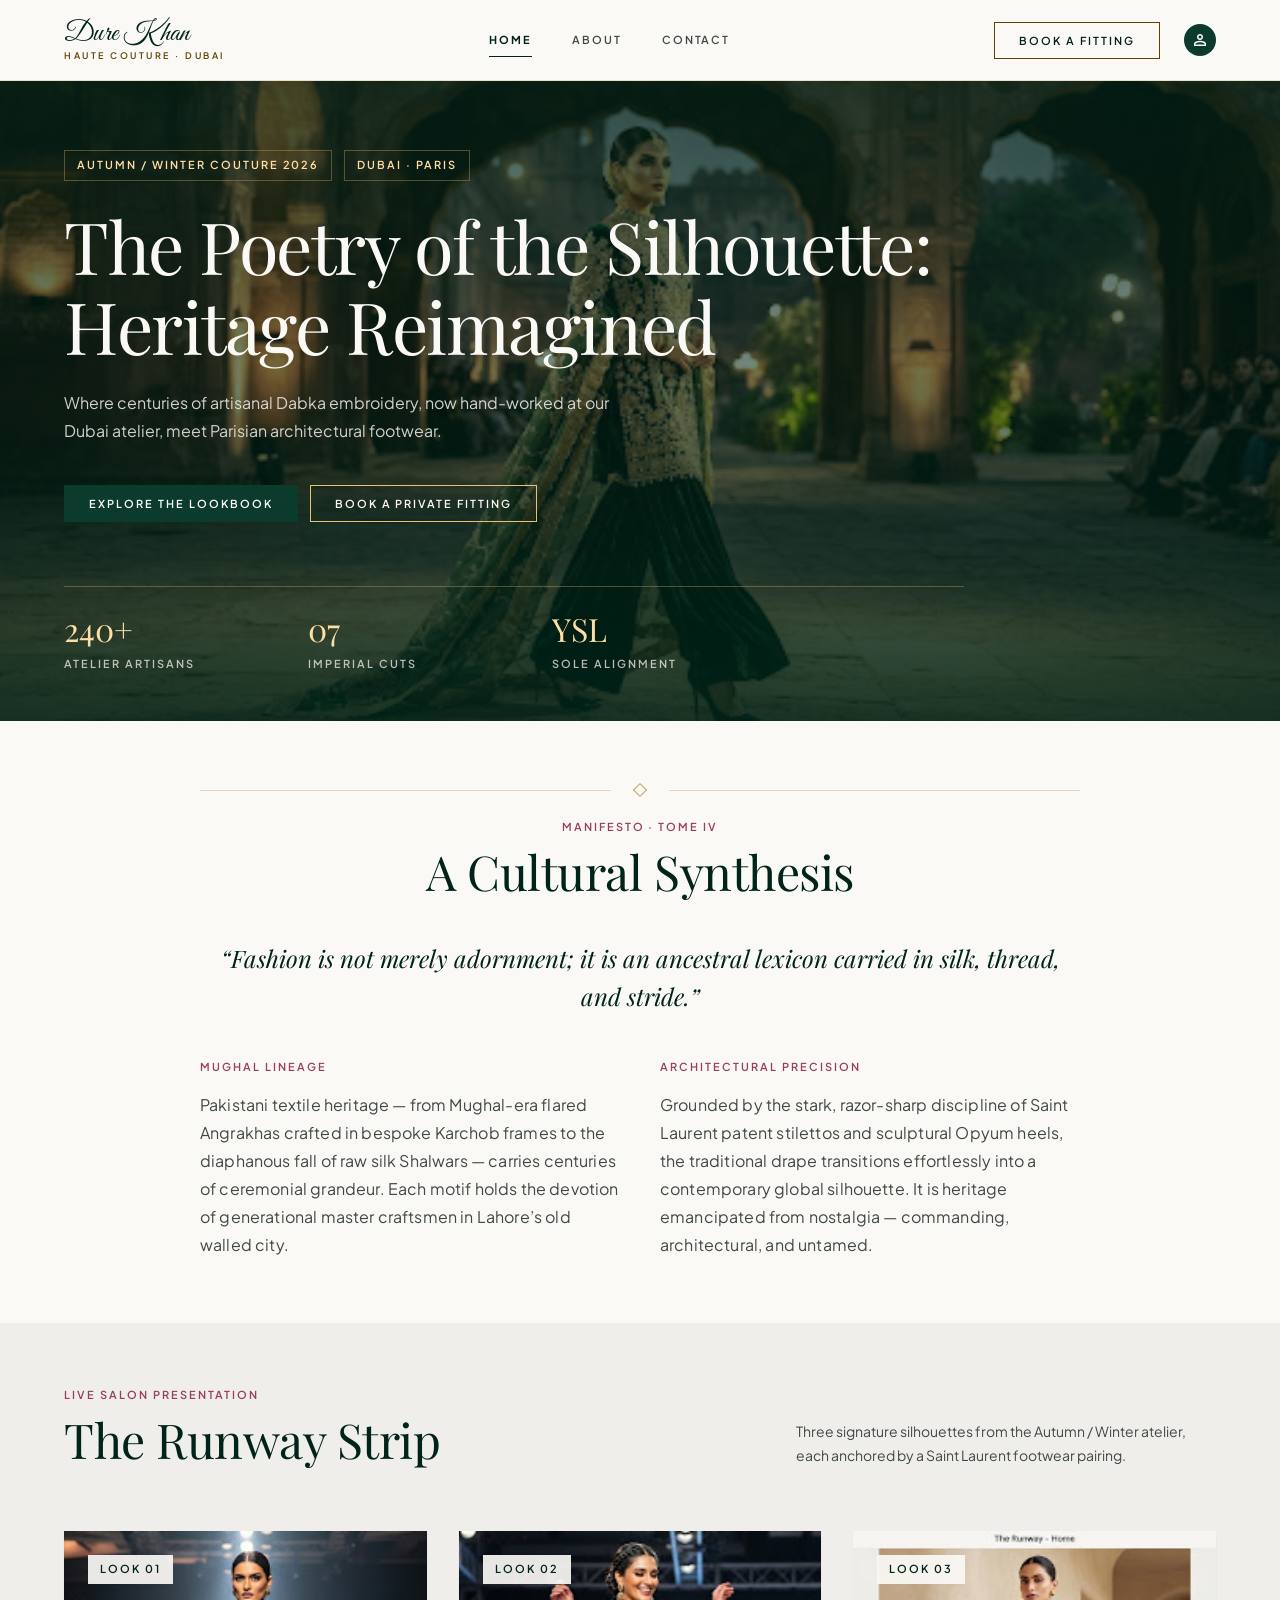
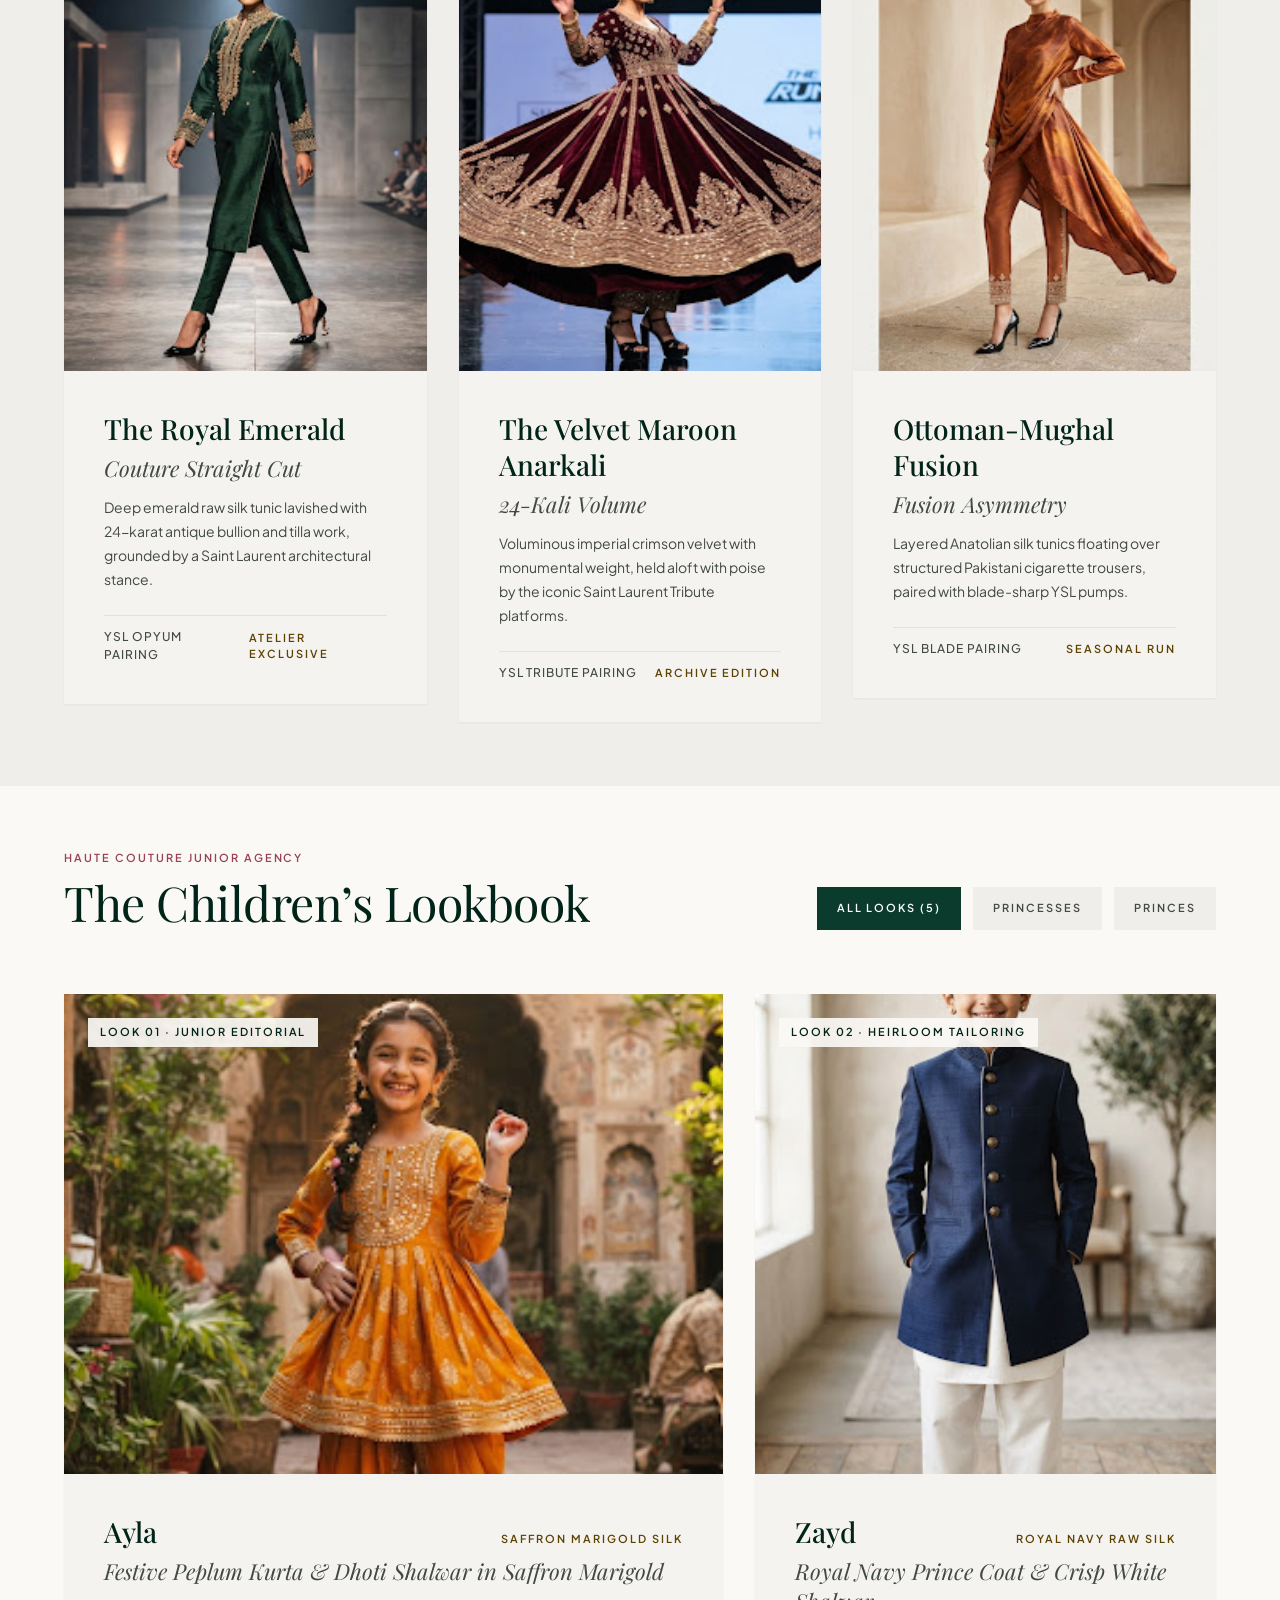
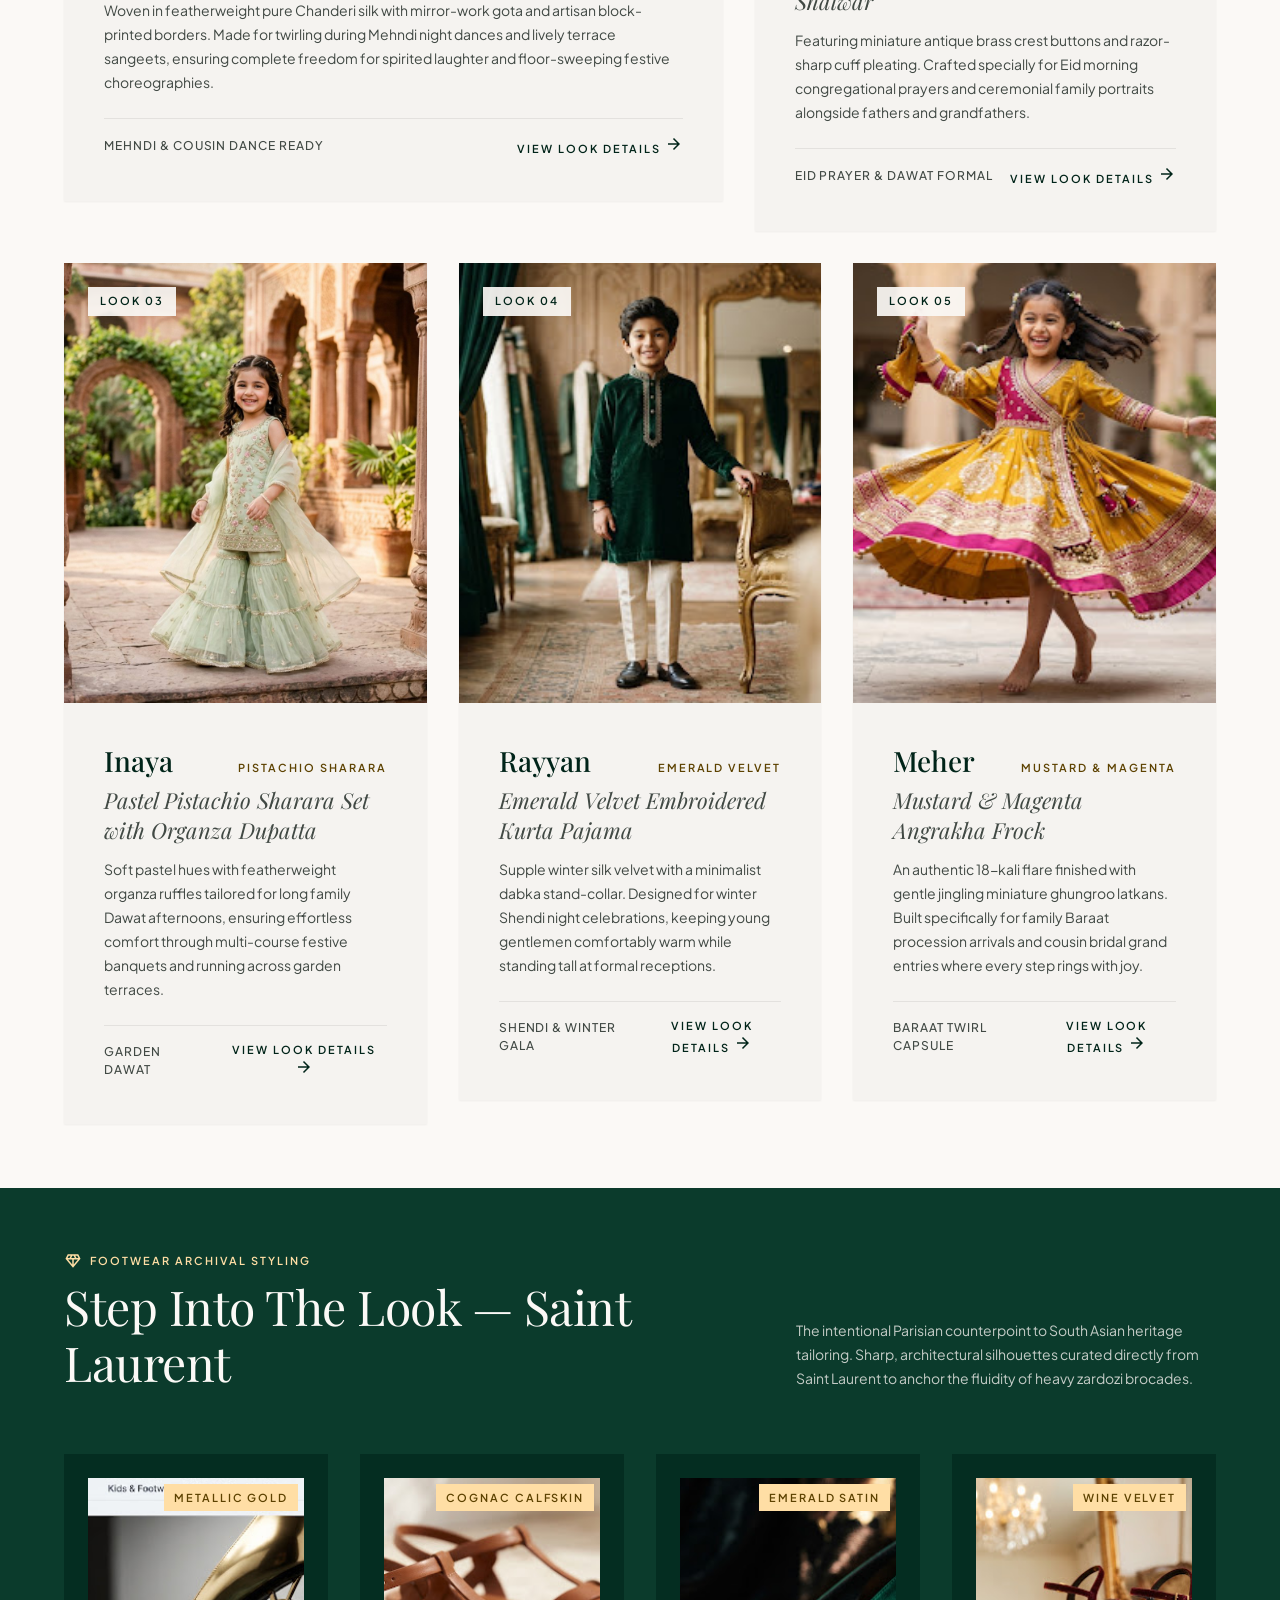
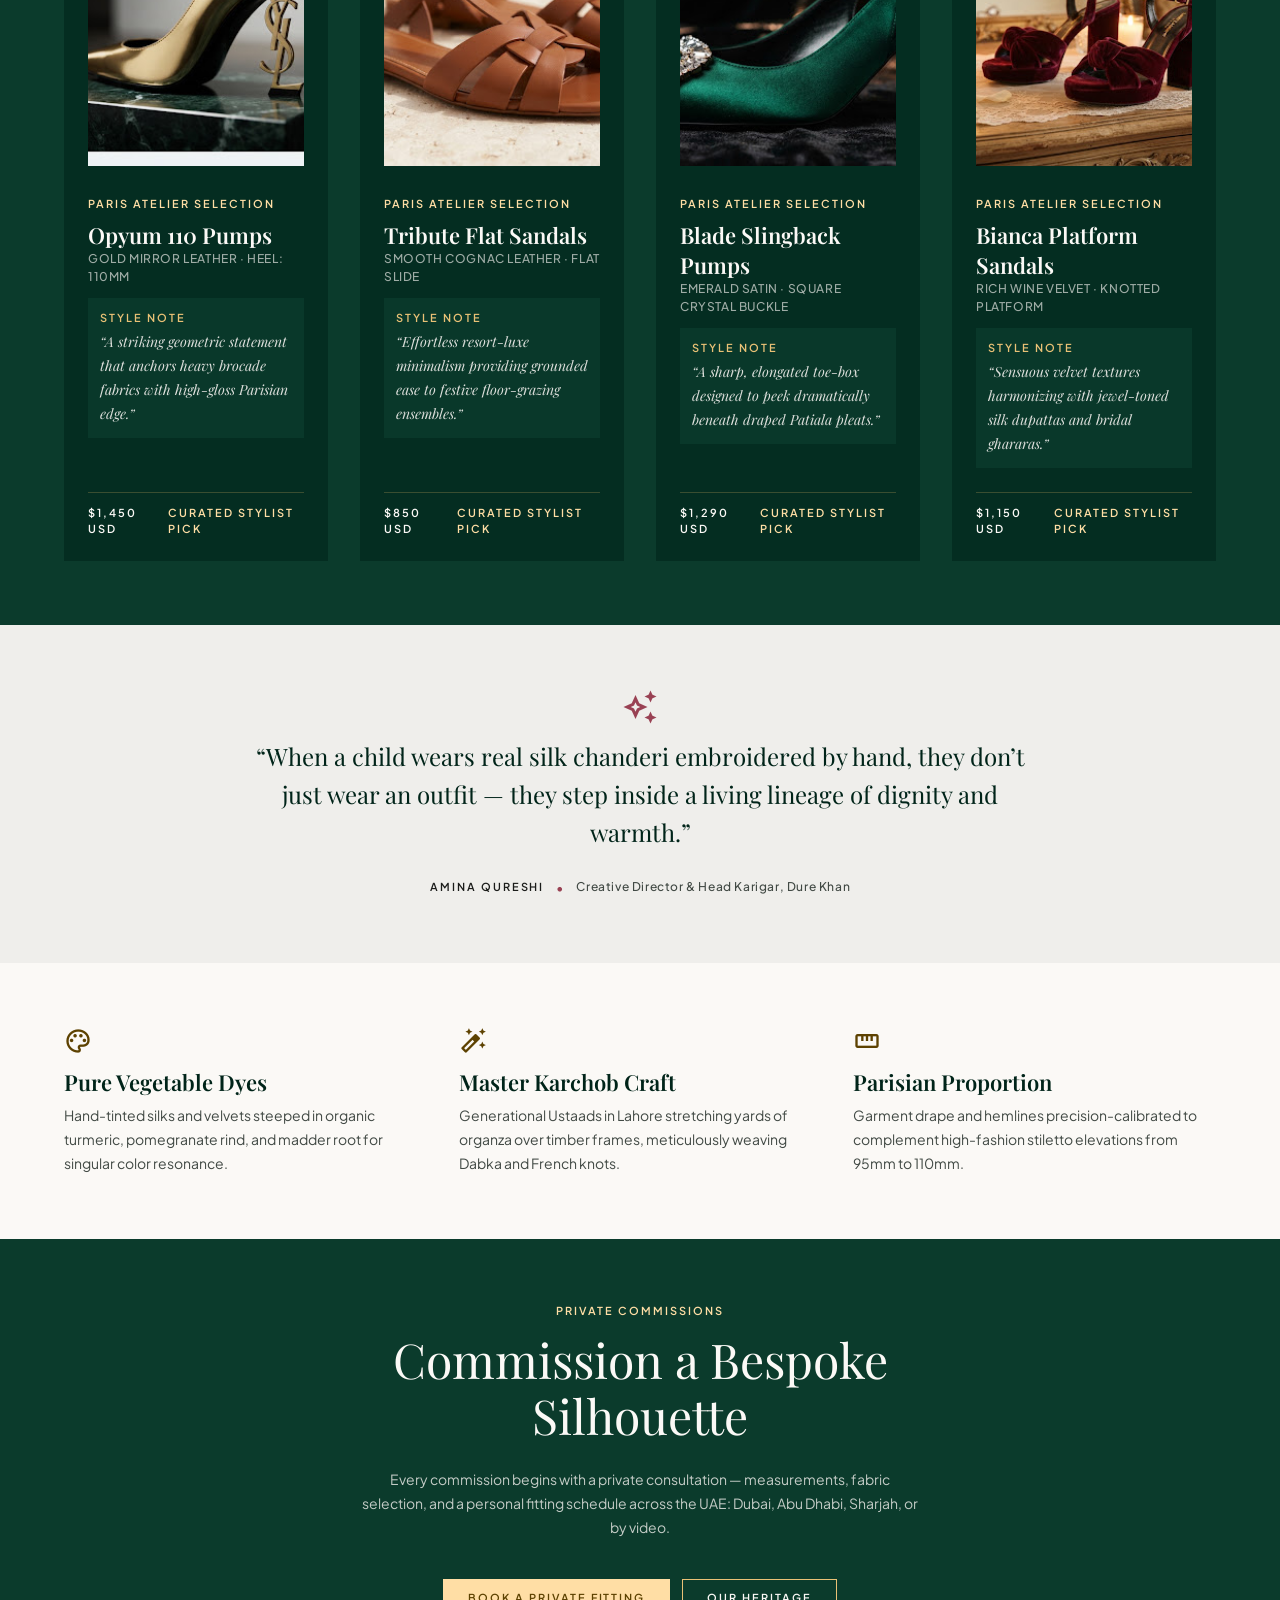
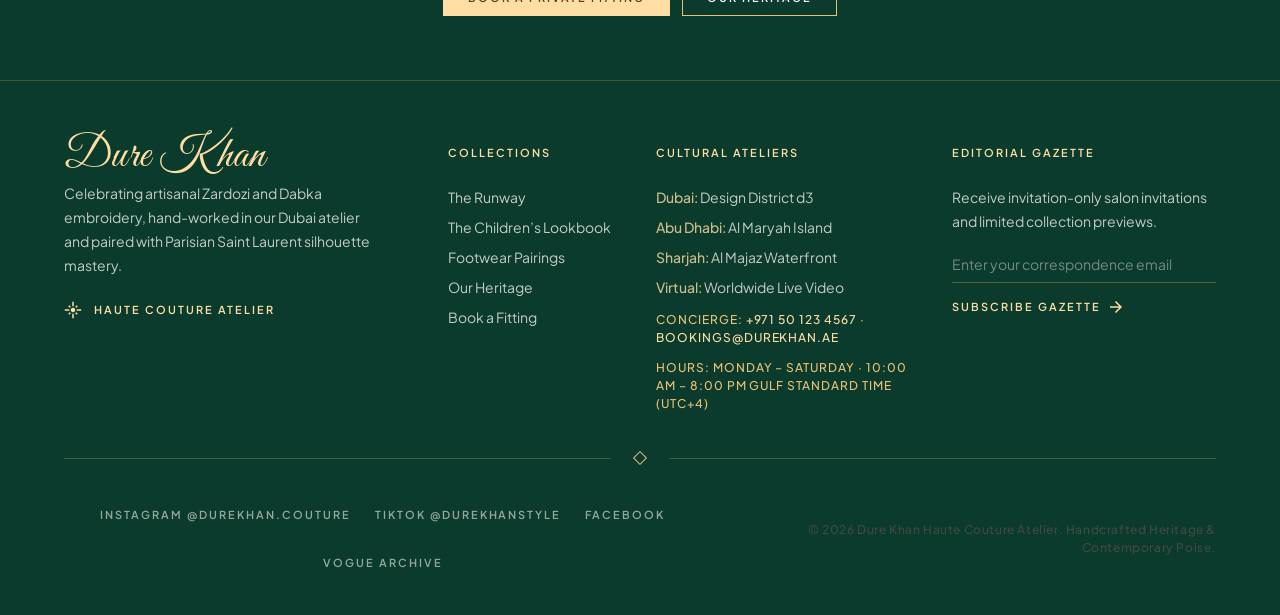
<file: index.html>
<!DOCTYPE html>
<html lang="en">
<head>
  <meta charset="utf-8">
  <meta name="viewport" content="width=device-width, initial-scale=1">
  <title>Dure Khan | Haute Couture Dubai — Home</title>
  <meta name="description" content="Dure Khan is a haute couture house in Dubai, UAE: hand-embroidered Zardozi and Dabka artistry paired with Parisian tailoring. Explore the lookbook and book a private fitting across the Emirates.">
  <link rel="icon" type="image/svg+xml" href="images/favicon.svg">
  <link rel="preconnect" href="https://fonts.googleapis.com">
  <link rel="preconnect" href="https://fonts.gstatic.com" crossorigin>
  <link href="https://fonts.googleapis.com/css2?family=Great+Vibes&family=Playfair+Display:ital,wght@0,400;0,500;0,600;0,700;1,400&family=Plus+Jakarta+Sans:wght@400;500;600;700&display=swap" rel="stylesheet">
  <link href="https://fonts.googleapis.com/css2?family=Material+Symbols+Outlined:opsz,wght,FILL,GRAD@24,400,0,0" rel="stylesheet">
  <link rel="stylesheet" href="css/styles.css">
</head>
<body>
  <a class="skip-link" href="#main">Skip to main content</a>

  <!-- ============ Header ============ -->
  <header class="site-header">
    <div class="container header-inner">
      <div class="header-left">
        <button class="nav-toggle" type="button" aria-expanded="false" aria-controls="site-nav" aria-label="Open navigation menu">
          <span class="icon" aria-hidden="true">menu</span>
        </button>
        <a class="brand" href="index.html">
          <span class="brand__text">
            <span class="brand__name">Dure Khan</span>
            <span class="brand__sub">Haute Couture · Dubai</span>
          </span>
        </a>
      </div>
      <nav class="nav" id="site-nav" aria-label="Main navigation">
        <a class="nav-link" href="index.html" aria-current="page">Home</a>
        <a class="nav-link" href="about.html">About</a>
        <a class="nav-link" href="contact.html">Contact</a>
      </nav>
      <div class="header-actions">
        <a class="btn btn--outline" href="contact.html#booking">Book a Fitting</a>
        <span class="avatar-badge" aria-hidden="true"><span class="icon">person</span></span>
      </div>
    </div>
  </header>

  <main id="main">

    <!-- ============ Hero ============ -->
    <section class="hero">
      <img class="hero__bg" src="images/hero-runway.jpg" alt="">
      <div class="hero__scrim" aria-hidden="true"></div>
      <div class="container">
        <div class="hero__content">
          <div class="hero__label-row">
            <span class="eyebrow hero__label">Autumn / Winter Couture 2026</span>
            <span class="eyebrow hero__label">Dubai · Paris</span>
          </div>
          <h1 class="hero__title">The Poetry of the Silhouette: Heritage Reimagined</h1>
          <p class="hero__sub">Where centuries of artisanal Dabka embroidery, now hand-worked at our Dubai atelier, meet Parisian architectural footwear.</p>
          <div class="hero__actions">
            <a class="btn btn--primary" href="#lookbook">Explore the Lookbook</a>
            <a class="btn btn--outline-light" href="contact.html#booking">Book a Private Fitting</a>
          </div>
          <div class="stats">
            <div>
              <p class="stat__value">240+</p>
              <p class="stat__label">Atelier Artisans</p>
            </div>
            <div>
              <p class="stat__value">07</p>
              <p class="stat__label">Imperial Cuts</p>
            </div>
            <div>
              <p class="stat__value">YSL</p>
              <p class="stat__label">Sole Alignment</p>
            </div>
          </div>
        </div>
      </div>
    </section>

    <!-- ============ Manifesto ============ -->
    <section class="section" aria-labelledby="manifesto-title">
      <div class="container">
        <div class="manifesto">
          <div class="manifesto__ornament" aria-hidden="true">
            <span class="gold-rule"><span class="gold-rule__diamond"></span></span>
          </div>
          <p class="eyebrow eyebrow--secondary">Manifesto · Tome IV</p>
          <h2 class="headline-lg" id="manifesto-title" style="margin-top: 0.5rem;">A Cultural Synthesis</h2>
          <blockquote class="manifesto__quote">&ldquo;Fashion is not merely adornment; it is an ancestral lexicon carried in silk, thread, and stride.&rdquo;</blockquote>
          <div class="manifesto__cols">
            <div>
              <h3 class="manifesto__col-title">Mughal Lineage</h3>
              <p class="body-lg">Pakistani textile heritage — from Mughal-era flared Angrakhas crafted in bespoke Karchob frames to the diaphanous fall of raw silk Shalwars — carries centuries of ceremonial grandeur. Each motif holds the devotion of generational master craftsmen in Lahore&rsquo;s old walled city.</p>
            </div>
            <div>
              <h3 class="manifesto__col-title">Architectural Precision</h3>
              <p class="body-lg">Grounded by the stark, razor-sharp discipline of Saint Laurent patent stilettos and sculptural Opyum heels, the traditional drape transitions effortlessly into a contemporary global silhouette. It is heritage emancipated from nostalgia — commanding, architectural, and untamed.</p>
            </div>
          </div>
        </div>
      </div>
    </section>

    <!-- ============ The Runway Strip (women's couture) ============ -->
    <section class="section section--panel" id="runway" aria-labelledby="runway-title">
      <div class="container">
        <div class="section-head">
          <div>
            <p class="eyebrow eyebrow--secondary">Live Salon Presentation</p>
            <h2 class="headline-lg" id="runway-title" style="margin-top: 0.5rem;">The Runway Strip</h2>
          </div>
          <p class="body-md section-head__sub">Three signature silhouettes from the Autumn / Winter atelier, each anchored by a Saint Laurent footwear pairing.</p>
        </div>
        <div class="look-grid">
          <article class="look-card look-card--third">
            <div class="look-card__media">
              <img loading="lazy" decoding="async" class="look-card__img" src="images/runway-emerald.jpg" alt="Model striding in The Royal Emerald straight-cut tunic with antique gold Zardozi neckline, worn over slim trousers with black patent stiletto heels.">
              <span class="eyebrow look-card__tag">Look 01</span>
            </div>
            <div class="look-card__body">
              <div>
                <div class="look-card__name-row">
                  <h3 class="headline-md">The Royal Emerald</h3>
                </div>
                <p class="look-card__sub">Couture Straight Cut</p>
                <p class="body-md look-card__desc">Deep emerald raw silk tunic lavished with 24-karat antique bullion and tilla work, grounded by a Saint Laurent architectural stance.</p>
              </div>
              <div class="look-card__foot">
                <span class="label-sm" style="text-transform: uppercase; letter-spacing: 0.08em;">YSL Opyum Pairing</span>
                <span class="eyebrow eyebrow--gold">Atelier Exclusive</span>
              </div>
            </div>
          </article>
          <article class="look-card look-card--third">
            <div class="look-card__media">
              <img loading="lazy" decoding="async" class="look-card__img" src="images/runway-maroon.jpg" alt="Model twirling in The Velvet Maroon Anarkali with 24 flared panels embroidered with gold tilla motifs, worn with platform sandals.">
              <span class="eyebrow look-card__tag">Look 02</span>
            </div>
            <div class="look-card__body">
              <div>
                <div class="look-card__name-row">
                  <h3 class="headline-md">The Velvet Maroon Anarkali</h3>
                </div>
                <p class="look-card__sub">24-Kali Volume</p>
                <p class="body-md look-card__desc">Voluminous imperial crimson velvet with monumental weight, held aloft with poise by the iconic Saint Laurent Tribute platforms.</p>
              </div>
              <div class="look-card__foot">
                <span class="label-sm" style="text-transform: uppercase; letter-spacing: 0.08em;">YSL Tribute Pairing</span>
                <span class="eyebrow eyebrow--gold">Archive Edition</span>
              </div>
            </div>
          </article>
          <article class="look-card look-card--third">
            <div class="look-card__media">
              <img loading="lazy" decoding="async" class="look-card__img" src="images/runway-ottoman.jpg" alt="Model wearing the Ottoman-Mughal fusion look: flowing copper draped silk tunic over tailored cigarette trousers with black pointed-toe pumps.">
              <span class="eyebrow look-card__tag">Look 03</span>
            </div>
            <div class="look-card__body">
              <div>
                <div class="look-card__name-row">
                  <h3 class="headline-md">Ottoman-Mughal Fusion</h3>
                </div>
                <p class="look-card__sub">Fusion Asymmetry</p>
                <p class="body-md look-card__desc">Layered Anatolian silk tunics floating over structured Pakistani cigarette trousers, paired with blade-sharp YSL pumps.</p>
              </div>
              <div class="look-card__foot">
                <span class="label-sm" style="text-transform: uppercase; letter-spacing: 0.08em;">YSL Blade Pairing</span>
                <span class="eyebrow eyebrow--gold">Seasonal Run</span>
              </div>
            </div>
          </article>
        </div>
      </div>
    </section>

    <!-- ============ The Children's Lookbook ============ -->
    <section class="section" id="lookbook" aria-labelledby="lookbook-title">
      <div class="container">
        <div class="section-head">
          <div>
            <p class="eyebrow eyebrow--secondary">Haute Couture Junior Agency</p>
            <h2 class="headline-lg" id="lookbook-title" style="margin-top: 0.5rem;">The Children&rsquo;s Lookbook</h2>
          </div>
          <div class="filters" role="group" aria-label="Filter looks by collection">
            <button class="filter-btn is-active" type="button" data-filter="all" aria-pressed="true">All Looks (5)</button>
            <button class="filter-btn" type="button" data-filter="girls" aria-pressed="false">Princesses</button>
            <button class="filter-btn" type="button" data-filter="boys" aria-pressed="false">Princes</button>
          </div>
        </div>

        <div class="look-grid">
          <!-- Look 1: Ayla -->
          <article class="look-card look-card--wide look-card--tall" data-gender="girls">
            <div class="look-card__media">
              <img loading="lazy" decoding="async" class="look-card__img" src="images/look-ayla.jpg" alt="Ayla, age 6, modeling a saffron marigold silk peplum kurta and dhoti shalwar with gold block-printed borders, in a sunlit sandstone courtyard.">
              <span class="eyebrow look-card__tag">Look 01 · Junior Editorial</span>
            </div>
            <div class="look-card__body">
              <div>
                <div class="look-card__name-row">
                  <h3 class="headline-md">Ayla</h3>
                  <span class="eyebrow look-card__fabric">Saffron Marigold Silk</span>
                </div>
                <p class="look-card__sub">Festive Peplum Kurta &amp; Dhoti Shalwar in Saffron Marigold</p>
                <p class="body-md look-card__desc">Woven in featherweight pure Chanderi silk with mirror-work gota and artisan block-printed borders. Made for twirling during Mehndi night dances and lively terrace sangeets, ensuring complete freedom for spirited laughter and floor-sweeping festive choreographies.</p>
              </div>
              <div class="look-card__foot">
                <span class="label-sm" style="text-transform: uppercase; letter-spacing: 0.08em;">Mehndi &amp; Cousin Dance Ready</span>
                <button class="btn--text eyebrow" type="button" data-look="ayla">
                  <span>View Look Details</span>
                  <span class="icon" aria-hidden="true">arrow_forward</span>
                </button>
              </div>
            </div>
          </article>

          <!-- Look 2: Zayd -->
          <article class="look-card look-card--mid look-card--tall" data-gender="boys">
            <div class="look-card__media">
              <img loading="lazy" decoding="async" class="look-card__img" src="images/look-zayd.jpg" alt="Zayd, age 8, standing with regal posture in a tailored royal navy raw silk prince coat with brass crest buttons over a white shalwar.">
              <span class="eyebrow look-card__tag">Look 02 · Heirloom Tailoring</span>
            </div>
            <div class="look-card__body">
              <div>
                <div class="look-card__name-row">
                  <h3 class="headline-md">Zayd</h3>
                  <span class="eyebrow look-card__fabric">Royal Navy Raw Silk</span>
                </div>
                <p class="look-card__sub">Royal Navy Prince Coat &amp; Crisp White Shalwar</p>
                <p class="body-md look-card__desc">Featuring miniature antique brass crest buttons and razor-sharp cuff pleating. Crafted specially for Eid morning congregational prayers and ceremonial family portraits alongside fathers and grandfathers.</p>
              </div>
              <div class="look-card__foot">
                <span class="label-sm" style="text-transform: uppercase; letter-spacing: 0.08em;">Eid Prayer &amp; Dawat Formal</span>
                <button class="btn--text eyebrow" type="button" data-look="zayd">
                  <span>View Look Details</span>
                  <span class="icon" aria-hidden="true">arrow_forward</span>
                </button>
              </div>
            </div>
          </article>

          <!-- Look 3: Inaya -->
          <article class="look-card look-card--third" data-gender="girls">
            <div class="look-card__media">
              <img loading="lazy" decoding="async" class="look-card__img" src="images/look-inaya.jpg" alt="Inaya, age 5, wearing a pastel pistachio green tiered sharara set with embroidered resham floral details and a sheer organza dupatta.">
              <span class="eyebrow look-card__tag">Look 03</span>
            </div>
            <div class="look-card__body">
              <div>
                <div class="look-card__name-row">
                  <h3 class="headline-md">Inaya</h3>
                  <span class="eyebrow look-card__fabric">Pistachio Sharara</span>
                </div>
                <p class="look-card__sub">Pastel Pistachio Sharara Set with Organza Dupatta</p>
                <p class="body-md look-card__desc">Soft pastel hues with featherweight organza ruffles tailored for long family Dawat afternoons, ensuring effortless comfort through multi-course festive banquets and running across garden terraces.</p>
              </div>
              <div class="look-card__foot">
                <span class="label-sm" style="text-transform: uppercase; letter-spacing: 0.08em;">Garden Dawat</span>
                <button class="btn--text eyebrow" type="button" data-look="inaya">
                  <span>View Look Details</span>
                  <span class="icon" aria-hidden="true">arrow_forward</span>
                </button>
              </div>
            </div>
          </article>

          <!-- Look 4: Rayyan -->
          <article class="look-card look-card--third" data-gender="boys">
            <div class="look-card__media">
              <img loading="lazy" decoding="async" class="look-card__img" src="images/look-rayyan.jpg" alt="Rayyan, age 7, in an emerald green silk velvet kurta with gold dabka collar embroidery, photographed in an elegant salon.">
              <span class="eyebrow look-card__tag">Look 04</span>
            </div>
            <div class="look-card__body">
              <div>
                <div class="look-card__name-row">
                  <h3 class="headline-md">Rayyan</h3>
                  <span class="eyebrow look-card__fabric">Emerald Velvet</span>
                </div>
                <p class="look-card__sub">Emerald Velvet Embroidered Kurta Pajama</p>
                <p class="body-md look-card__desc">Supple winter silk velvet with a minimalist dabka stand-collar. Designed for winter Shendi night celebrations, keeping young gentlemen comfortably warm while standing tall at formal receptions.</p>
              </div>
              <div class="look-card__foot">
                <span class="label-sm" style="text-transform: uppercase; letter-spacing: 0.08em;">Shendi &amp; Winter Gala</span>
                <button class="btn--text eyebrow" type="button" data-look="rayyan">
                  <span>View Look Details</span>
                  <span class="icon" aria-hidden="true">arrow_forward</span>
                </button>
              </div>
            </div>
          </article>

          <!-- Look 5: Meher -->
          <article class="look-card look-card--third" data-gender="girls">
            <div class="look-card__media">
              <img loading="lazy" decoding="async" class="look-card__img" src="images/look-meher.jpg" alt="Meher, age 4, mid-twirl in a mustard yellow and deep magenta angrakha frock with jingling brass ghungroo tassels.">
              <span class="eyebrow look-card__tag">Look 05</span>
            </div>
            <div class="look-card__body">
              <div>
                <div class="look-card__name-row">
                  <h3 class="headline-md">Meher</h3>
                  <span class="eyebrow look-card__fabric">Mustard &amp; Magenta</span>
                </div>
                <p class="look-card__sub">Mustard &amp; Magenta Angrakha Frock</p>
                <p class="body-md look-card__desc">An authentic 18-kali flare finished with gentle jingling miniature ghungroo latkans. Built specifically for family Baraat procession arrivals and cousin bridal grand entries where every step rings with joy.</p>
              </div>
              <div class="look-card__foot">
                <span class="label-sm" style="text-transform: uppercase; letter-spacing: 0.08em;">Baraat Twirl Capsule</span>
                <button class="btn--text eyebrow" type="button" data-look="meher">
                  <span>View Look Details</span>
                  <span class="icon" aria-hidden="true">arrow_forward</span>
                </button>
              </div>
            </div>
          </article>
        </div>
      </div>
    </section>

    <!-- ============ Footwear (Saint Laurent) ============ -->
    <section class="section footwear" id="footwear" aria-labelledby="footwear-title">
      <div class="container">
        <div class="section-head">
          <div>
            <p class="eyebrow eyebrow--gold-light" style="display: flex; align-items: center; gap: 0.5rem;">
              <span class="icon" aria-hidden="true">diamond</span> Footwear Archival Styling
            </p>
            <h2 class="headline-lg" id="footwear-title" style="margin-top: 0.5rem;">Step Into The Look — Saint Laurent</h2>
          </div>
          <p class="body-md footwear__lead">The intentional Parisian counterpoint to South Asian heritage tailoring. Sharp, architectural silhouettes curated directly from Saint Laurent to anchor the fluidity of heavy zardozi brocades.</p>
        </div>

        <div class="shoe-grid">
          <div class="shoe-card">
            <div>
              <div class="shoe-card__media">
                <img loading="lazy" decoding="async" class="shoe-card__img" src="images/shoe-opyum.jpg" alt="Saint Laurent Opyum 110 pump in high-gloss gold mirror leather on a dark emerald marble pedestal.">
                <span class="eyebrow shoe-card__tag">Metallic Gold</span>
              </div>
              <span class="eyebrow shoe-card__label">Paris Atelier Selection</span>
              <h3 class="shoe-card__name">Opyum 110 Pumps</h3>
              <p class="label-sm shoe-card__spec">Gold Mirror Leather · Heel: 110mm</p>
              <div class="style-note">
                <span class="eyebrow style-note__label">Style Note</span>
                <p class="body-md style-note__text">&ldquo;A striking geometric statement that anchors heavy brocade fabrics with high-gloss Parisian edge.&rdquo;</p>
              </div>
            </div>
            <div class="shoe-card__foot">
              <span class="eyebrow shoe-card__price">$1,450 USD</span>
              <span class="eyebrow shoe-card__pick">Curated Stylist Pick</span>
            </div>
          </div>

          <div class="shoe-card">
            <div>
              <div class="shoe-card__media">
                <img loading="lazy" decoding="async" class="shoe-card__img" src="images/shoe-tribute.jpg" alt="Saint Laurent Tribute flat sandals in cognac calfskin leather resting on ivory travertine tile.">
                <span class="eyebrow shoe-card__tag">Cognac Calfskin</span>
              </div>
              <span class="eyebrow shoe-card__label">Paris Atelier Selection</span>
              <h3 class="shoe-card__name">Tribute Flat Sandals</h3>
              <p class="label-sm shoe-card__spec">Smooth Cognac Leather · Flat Slide</p>
              <div class="style-note">
                <span class="eyebrow style-note__label">Style Note</span>
                <p class="body-md style-note__text">&ldquo;Effortless resort-luxe minimalism providing grounded ease to festive floor-grazing ensembles.&rdquo;</p>
              </div>
            </div>
            <div class="shoe-card__foot">
              <span class="eyebrow shoe-card__price">$850 USD</span>
              <span class="eyebrow shoe-card__pick">Curated Stylist Pick</span>
            </div>
          </div>

          <div class="shoe-card">
            <div>
              <div class="shoe-card__media">
                <img loading="lazy" decoding="async" class="shoe-card__img" src="images/shoe-blade.jpg" alt="Saint Laurent Blade slingback pump in deep emerald satin with a square crystal buckle against a dark velvet backdrop.">
                <span class="eyebrow shoe-card__tag">Emerald Satin</span>
              </div>
              <span class="eyebrow shoe-card__label">Paris Atelier Selection</span>
              <h3 class="shoe-card__name">Blade Slingback Pumps</h3>
              <p class="label-sm shoe-card__spec">Emerald Satin · Square Crystal Buckle</p>
              <div class="style-note">
                <span class="eyebrow style-note__label">Style Note</span>
                <p class="body-md style-note__text">&ldquo;A sharp, elongated toe-box designed to peek dramatically beneath draped Patiala pleats.&rdquo;</p>
              </div>
            </div>
            <div class="shoe-card__foot">
              <span class="eyebrow shoe-card__price">$1,290 USD</span>
              <span class="eyebrow shoe-card__pick">Curated Stylist Pick</span>
            </div>
          </div>

          <div class="shoe-card">
            <div>
              <div class="shoe-card__media">
                <img loading="lazy" decoding="async" class="shoe-card__img" src="images/shoe-bianca.jpg" alt="Saint Laurent Bianca knotted platform sandals in rich wine burgundy velvet lit by warm candlelight.">
                <span class="eyebrow shoe-card__tag">Wine Velvet</span>
              </div>
              <span class="eyebrow shoe-card__label">Paris Atelier Selection</span>
              <h3 class="shoe-card__name">Bianca Platform Sandals</h3>
              <p class="label-sm shoe-card__spec">Rich Wine Velvet · Knotted Platform</p>
              <div class="style-note">
                <span class="eyebrow style-note__label">Style Note</span>
                <p class="body-md style-note__text">&ldquo;Sensuous velvet textures harmonizing with jewel-toned silk dupattas and bridal ghararas.&rdquo;</p>
              </div>
            </div>
            <div class="shoe-card__foot">
              <span class="eyebrow shoe-card__price">$1,150 USD</span>
              <span class="eyebrow shoe-card__pick">Curated Stylist Pick</span>
            </div>
          </div>
        </div>
      </div>
    </section>

    <!-- ============ Quote ============ -->
    <section class="section section--panel quote-band" aria-label="Creative director quote">
      <div class="container">
        <span class="icon quote-band__icon" aria-hidden="true">auto_awesome</span>
        <blockquote class="quote-band__text">&ldquo;When a child wears real silk chanderi embroidered by hand, they don&rsquo;t just wear an outfit — they step inside a living lineage of dignity and warmth.&rdquo;</blockquote>
        <div class="quote-band__by">
          <span class="eyebrow" style="color: var(--on-surface);">Amina Qureshi</span>
          <span style="color: var(--secondary);" aria-hidden="true">•</span>
          <span class="label-sm">Creative Director &amp; Head Karigar, Dure Khan</span>
        </div>
      </div>
    </section>

    <!-- ============ Values ============ -->
    <section class="section" aria-labelledby="values-title">
      <div class="container">
        <h2 class="visually-hidden" id="values-title">The Atelier Values</h2>
        <div class="values">
          <div class="value">
            <span class="icon value__icon" aria-hidden="true">palette</span>
            <h3 class="value__title">Pure Vegetable Dyes</h3>
            <p class="body-md">Hand-tinted silks and velvets steeped in organic turmeric, pomegranate rind, and madder root for singular color resonance.</p>
          </div>
          <div class="value">
            <span class="icon value__icon" aria-hidden="true">auto_fix_high</span>
            <h3 class="value__title">Master Karchob Craft</h3>
            <p class="body-md">Generational Ustaads in Lahore stretching yards of organza over timber frames, meticulously weaving Dabka and French knots.</p>
          </div>
          <div class="value">
            <span class="icon value__icon" aria-hidden="true">straighten</span>
            <h3 class="value__title">Parisian Proportion</h3>
            <p class="body-md">Garment drape and hemlines precision-calibrated to complement high-fashion stiletto elevations from 95mm to 110mm.</p>
          </div>
        </div>
      </div>
    </section>

    <!-- ============ CTA band ============ -->
    <section class="section cta-band" aria-labelledby="cta-title">
      <div class="container">
        <p class="eyebrow eyebrow--gold-light">Private Commissions</p>
        <h2 class="cta-band__title" id="cta-title">Commission a Bespoke Silhouette</h2>
        <p class="body-md cta-band__sub">Every commission begins with a private consultation — measurements, fabric selection, and a personal fitting schedule across the UAE: Dubai, Abu Dhabi, Sharjah, or by video.</p>
        <div class="cta-band__actions">
          <a class="btn btn--primary" href="contact.html#booking" style="background: var(--tertiary-fixed); color: var(--gold-strong);">Book a Private Fitting</a>
          <a class="btn btn--outline-light" href="about.html">Our Heritage</a>
        </div>
      </div>
    </section>
  </main>

  <!-- ============ Footer ============ -->
  <footer class="site-footer">
    <div class="container">
      <div class="footer-grid">
        <div>
          <h2 class="footer-brand__name">Dure Khan</h2>
          <p class="body-md footer-brand__text">Celebrating artisanal Zardozi and Dabka embroidery, hand-worked in our Dubai atelier and paired with Parisian Saint Laurent silhouette mastery.</p>
          <div class="footer-brand__badge">
            <span class="icon" aria-hidden="true">flare</span>
            <span class="eyebrow">Haute Couture Atelier</span>
          </div>
        </div>
        <nav aria-label="Collections">
          <h2 class="eyebrow footer-col__title">Collections</h2>
          <ul class="footer-links body-md">
            <li><a href="index.html#runway">The Runway</a></li>
            <li><a href="index.html#lookbook">The Children&rsquo;s Lookbook</a></li>
            <li><a href="index.html#footwear">Footwear Pairings</a></li>
            <li><a href="about.html">Our Heritage</a></li>
            <li><a href="contact.html#booking">Book a Fitting</a></li>
          </ul>
        </nav>
        <div>
          <h2 class="eyebrow footer-col__title">Cultural Ateliers</h2>
          <ul class="footer-addr body-md">
            <li><span class="city">Dubai:</span> Design District d3</li>
            <li><span class="city">Abu Dhabi:</span> Al Maryah Island</li>
            <li><span class="city">Sharjah:</span> Al Majaz Waterfront</li>
            <li><span class="city">Virtual:</span> Worldwide Live Video</li>
          </ul>
          <p class="label-sm contact-line">Concierge: <a href="tel:+971501234567">+971 50 123 4567</a> · <a href="mailto:bookings@durekhan.ae">bookings@durekhan.ae</a></p>
          <p class="label-sm contact-line">Hours: Monday – Saturday · 10:00 AM – 8:00 PM Gulf Standard Time (UTC+4)</p>
        </div>
        <div>
          <h2 class="eyebrow footer-col__title">Editorial Gazette</h2>
          <p class="body-md newsletter__text">Receive invitation-only salon invitations and limited collection previews.</p>
          <form class="newsletter__form" id="newsletter-form" novalidate>
            <label class="visually-hidden" for="newsletter-email">Email address</label>
            <input class="newsletter__input" id="newsletter-email" name="newsletter-email" type="email" placeholder="Enter your correspondence email" required>
            <button class="newsletter__btn" type="submit">
              Subscribe Gazette <span class="icon" aria-hidden="true">arrow_forward</span>
            </button>
          </form>
          <p class="body-md newsletter__success is-hidden" id="newsletter-success" role="status">Thank you — your invitation list registration is noted.</p>
        </div>
      </div>

      <div class="gold-rule gold-rule--dark" aria-hidden="true">
        <span class="gold-rule__diamond"></span>
      </div>

      <div class="footer-bottom">
        <div class="footer-bottom__socials">
          <span>Instagram @durekhan.couture</span>
          <span>TikTok @durekhanstyle</span>
          <span>Facebook</span>
          <span>Vogue Archive</span>
        </div>
        <p class="label-sm footer-bottom__copy">© 2026 Dure Khan Haute Couture Atelier. Handcrafted Heritage &amp; Contemporary Poise.</p>
      </div>
    </div>
  </footer>

  <!-- ============ Look details modal ============ -->
  <div class="modal is-hidden" id="model-modal" role="dialog" aria-modal="true" aria-label="Look details" aria-hidden="true">
    <div class="modal__panel">
      <button class="modal__close" type="button" data-close-modal aria-label="Close look details">
        <span class="icon" aria-hidden="true">close</span>
      </button>
      <div id="modal-content"></div>
    </div>
  </div>

  <script>
    // Look details shown in the modal (kept from the original Stitch export).
    window.lookbookData = {
      ayla: {
        title: "Ayla — Festive Peplum Kurta & Dhoti Shalwar in Saffron Marigold",
        modelName: "Ayla (Age 6)",
        fabric: "Silk Chanderi with Hand-block printed Gota",
        story: "Crafted specifically for the joyous rhythm of Mehndi ceremonies. The flared dhoti cut gives little dancers unhindered freedom to leap and spin during cousin dance routines, while the marigold palette radiates warmth under fairy lights and marigold flower garlands.",
        craftsmanship: "Over 48 hours of artisanal hand-block stamping in Jaipur & Lahore, followed by delicate mirror-work gota pressed along every border."
      },
      zayd: {
        title: "Zayd — Royal Navy Raw Silk Prince Coat & Crisp White Shalwar",
        modelName: "Zayd (Age 8)",
        fabric: "Pure Raw Silk with Miniature Antique Brass Crest Buttons",
        story: "Worn on Eid morning for congregational prayers followed by celebratory afternoon family visits. Styled with aristocratic poise that echoes his father's formal sherwani, giving young boys a sense of heritage confidence.",
        craftsmanship: "Constructed with bespoke canvas interlinings scaled precisely for boys, ensuring clean structure without any stiff discomfort."
      },
      inaya: {
        title: "Inaya — Pastel Pistachio Sharara Set with Organza Dupatta",
        modelName: "Inaya (Age 5)",
        fabric: "Pure Tissue Georgette & Organza with Resham Florets",
        story: "Envisioned for lavish afternoon Dawat garden parties. The multi-tiered sharara floats with airy grace, staying feather-light through hours of lively celebrations, games with cousins, and family dessert banquets.",
        craftsmanship: "Adorned with miniature Resham thread florets hand-embroidered by women artisans, framed by soft micro-ruffled tulle."
      },
      rayyan: {
        title: "Rayyan — Emerald Velvet Embroidered Kurta Pajama",
        modelName: "Rayyan (Age 7)",
        fabric: "Lustrous Emerald Silk Velvet with Dabka Collar",
        story: "Designed for grand winter Shendi nights and evening receptions. Velvet provides gentle warmth in cool evening breezes while maintaining an undeniably regal silhouette worthy of an haute couture runway.",
        craftsmanship: "The stand-up collar is hand-stitched with dabka wire filigree by master Karigars in Lahore's historic Walled City."
      },
      meher: {
        title: "Meher — Mustard & Magenta Angrakha Frock",
        modelName: "Meher (Age 4)",
        fabric: "Silk Jacquard & Crinkled Tissue with Brass Ghungroo",
        story: "The quintessential twirl piece for Baraat grand arrivals. Each step rings out with gentle melody from miniature brass bells, bringing smiles to elders and festive charm to wedding entrance processions.",
        craftsmanship: "An authentic 18-kali umbrella flare accented with hand-braided magenta dori cords and miniature gilded charms."
      }
    };
  </script>
  <script src="js/main.js"></script>
</body>
</html>
</file>
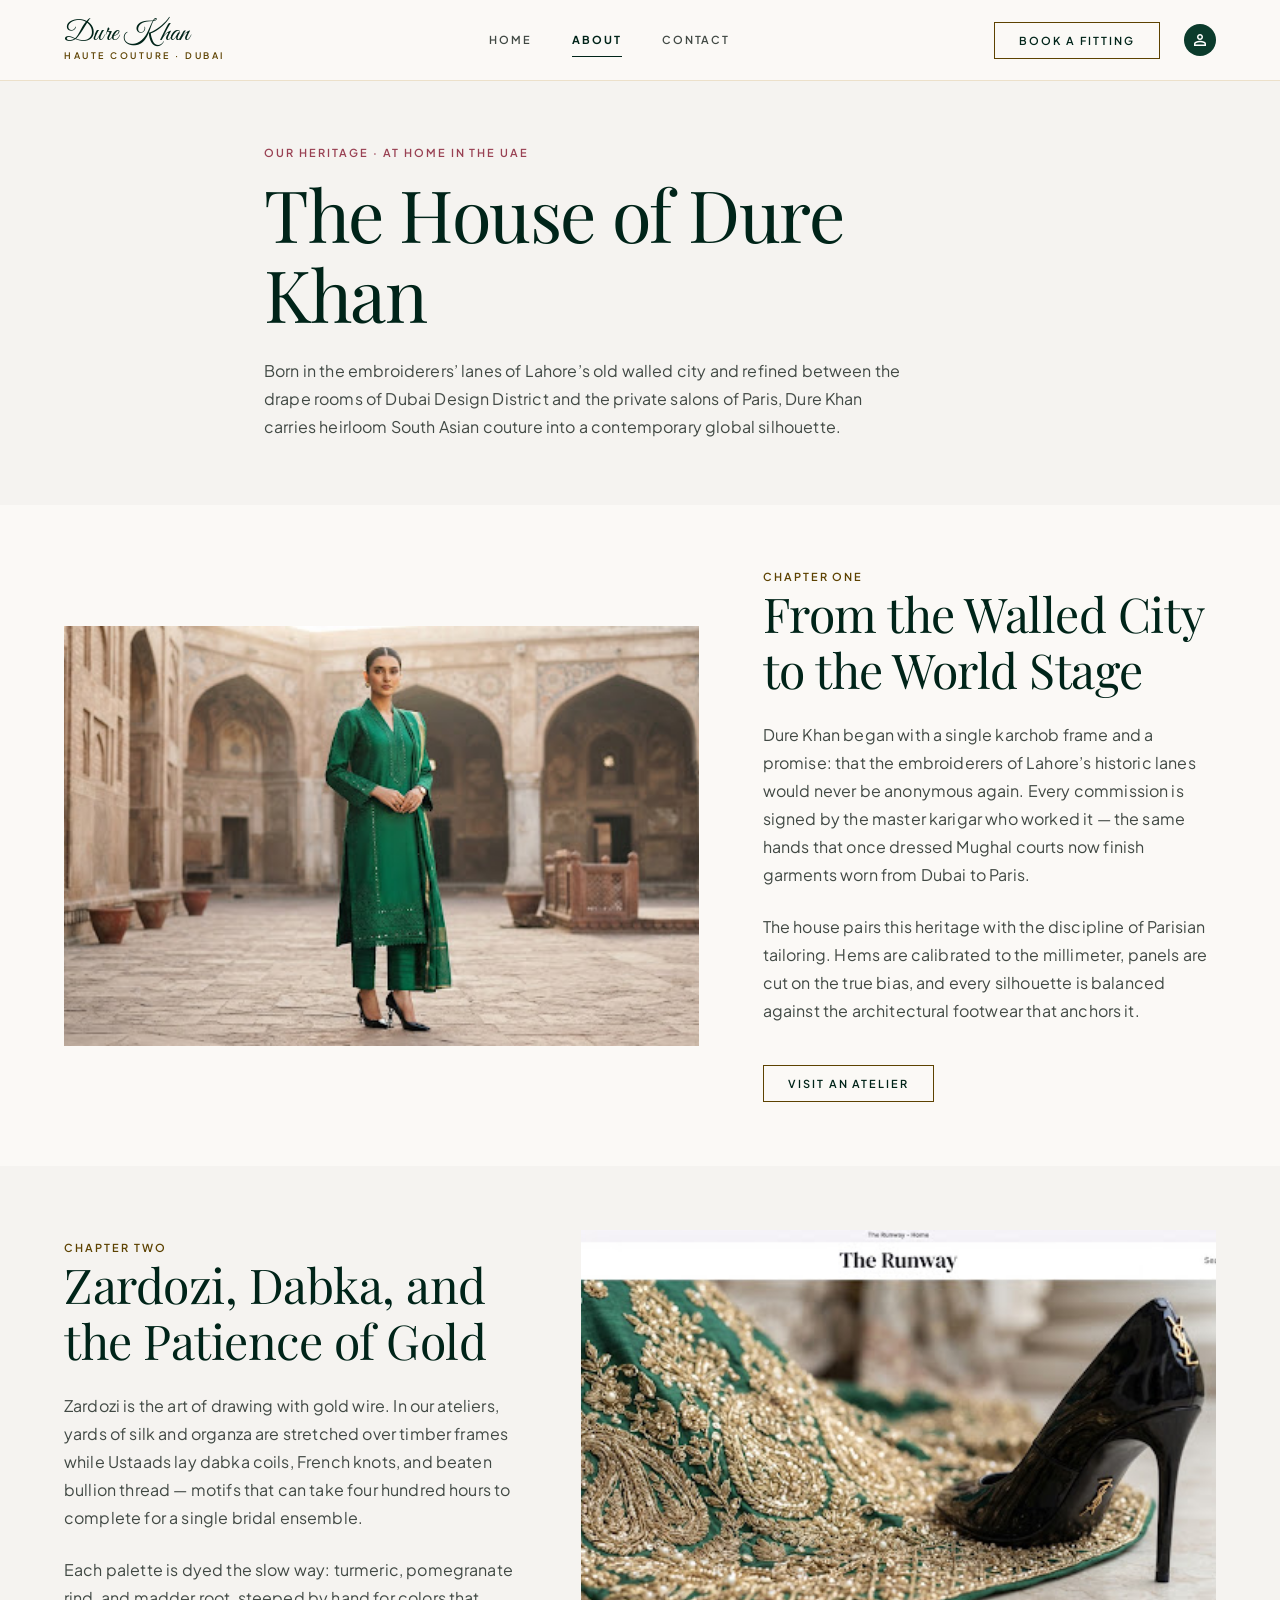
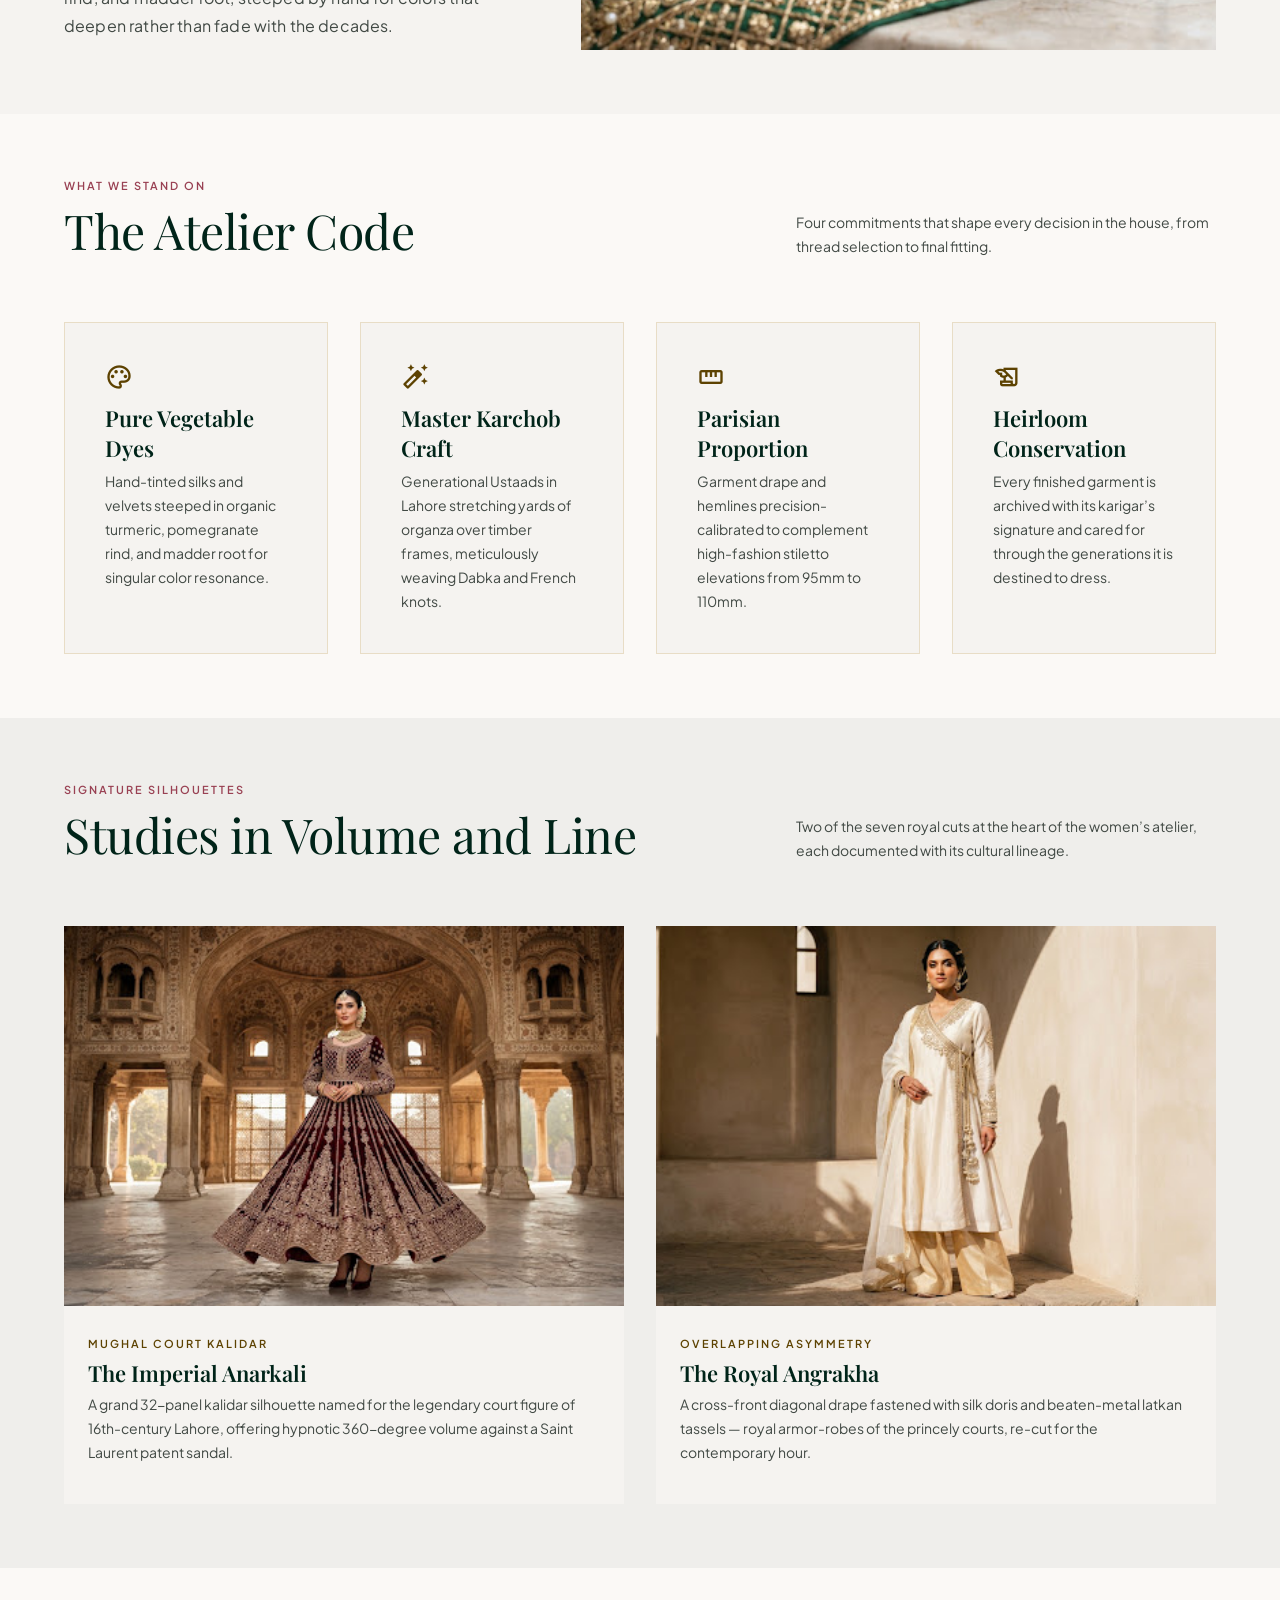
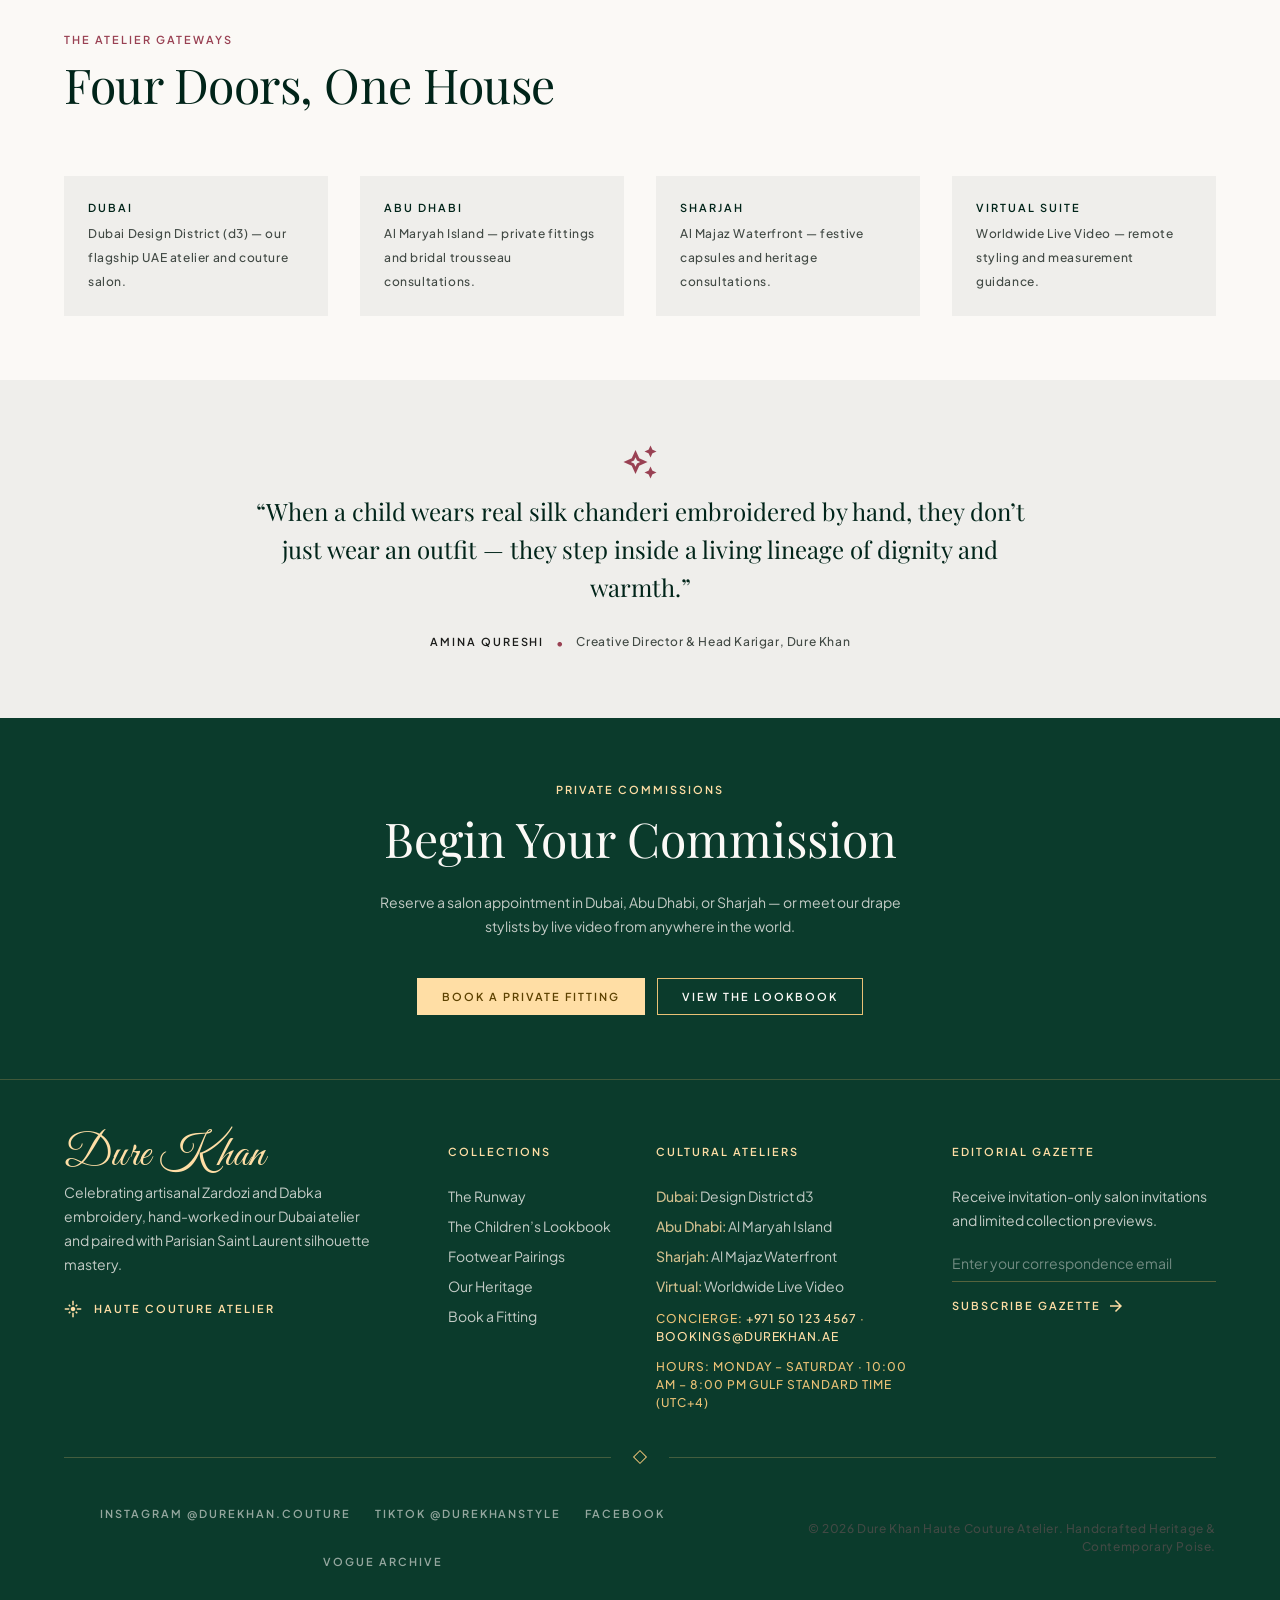
<file: about.html>
<!DOCTYPE html>
<html lang="en">
<head>
  <meta charset="utf-8">
  <meta name="viewport" content="width=device-width, initial-scale=1">
  <title>About Dure Khan | Our Heritage &amp; UAE Ateliers</title>
  <meta name="description" content="The story of Dure Khan: Zardozi and Dabka embroidery heritage from Lahore's walled city, refined with Parisian tailoring discipline across our ateliers in the UAE — Dubai, Abu Dhabi, and Sharjah.">
  <link rel="icon" type="image/svg+xml" href="images/favicon.svg">
  <link rel="preconnect" href="https://fonts.googleapis.com">
  <link rel="preconnect" href="https://fonts.gstatic.com" crossorigin>
  <link href="https://fonts.googleapis.com/css2?family=Great+Vibes&family=Playfair+Display:ital,wght@0,400;0,500;0,600;0,700;1,400&family=Plus+Jakarta+Sans:wght@400;500;600;700&display=swap" rel="stylesheet">
  <link href="https://fonts.googleapis.com/css2?family=Material+Symbols+Outlined:opsz,wght,FILL,GRAD@24,400,0,0" rel="stylesheet">
  <link rel="stylesheet" href="css/styles.css">
</head>
<body>
  <a class="skip-link" href="#main">Skip to main content</a>

  <!-- ============ Header ============ -->
  <header class="site-header">
    <div class="container header-inner">
      <div class="header-left">
        <button class="nav-toggle" type="button" aria-expanded="false" aria-controls="site-nav" aria-label="Open navigation menu">
          <span class="icon" aria-hidden="true">menu</span>
        </button>
        <a class="brand" href="index.html">
          <span class="brand__text">
            <span class="brand__name">Dure Khan</span>
            <span class="brand__sub">Haute Couture · Dubai</span>
          </span>
        </a>
      </div>
      <nav class="nav" id="site-nav" aria-label="Main navigation">
        <a class="nav-link" href="index.html">Home</a>
        <a class="nav-link" href="about.html" aria-current="page">About</a>
        <a class="nav-link" href="contact.html">Contact</a>
      </nav>
      <div class="header-actions">
        <a class="btn btn--outline" href="contact.html#booking">Book a Fitting</a>
        <span class="avatar-badge" aria-hidden="true"><span class="icon">person</span></span>
      </div>
    </div>
  </header>

  <main id="main">

    <!-- ============ Page hero ============ -->
    <section class="page-hero">
      <div class="container page-hero__inner">
        <p class="eyebrow eyebrow--secondary">Our Heritage · At Home in the UAE</p>
        <h1 class="headline-xl page-hero__title">The House of Dure Khan</h1>
        <p class="body-lg page-hero__lede">Born in the embroiderers&rsquo; lanes of Lahore&rsquo;s old walled city and refined between the drape rooms of Dubai Design District and the private salons of Paris, Dure Khan carries heirloom South Asian couture into a contemporary global silhouette.</p>
      </div>
    </section>

    <!-- ============ Story 1 ============ -->
    <section class="section" aria-labelledby="story1-title">
      <div class="container">
        <div class="story-grid">
          <img loading="lazy" decoding="async" class="story-media" src="images/women-classic.jpg" alt="Model in an emerald green straight-cut shalwar kameez with structured tailoring, standing in a carved sandstone courtyard.">
          <div class="story-copy">
            <p class="eyebrow eyebrow--gold">Chapter One</p>
            <h2 class="headline-lg" id="story1-title">From the Walled City to the World Stage</h2>
            <p class="body-lg">Dure Khan began with a single karchob frame and a promise: that the embroiderers of Lahore&rsquo;s historic lanes would never be anonymous again. Every commission is signed by the master karigar who worked it — the same hands that once dressed Mughal courts now finish garments worn from Dubai to Paris.</p>
            <p class="body-lg">The house pairs this heritage with the discipline of Parisian tailoring. Hems are calibrated to the millimeter, panels are cut on the true bias, and every silhouette is balanced against the architectural footwear that anchors it.</p>
            <a class="btn btn--outline" href="contact.html#booking">Visit an Atelier</a>
          </div>
        </div>
      </div>
    </section>

    <!-- ============ Story 2 (craft) ============ -->
    <section class="section section--tinted" aria-labelledby="story2-title">
      <div class="container">
        <div class="story-grid story-grid--flip">
          <img loading="lazy" decoding="async" class="story-media" src="images/craft-zardozi.jpg" alt="Close-up of intricate gold Zardozi wirework and Dabka motifs embroidered on royal emerald silk fabric.">
          <div class="story-copy">
            <p class="eyebrow eyebrow--gold">Chapter Two</p>
            <h2 class="headline-lg" id="story2-title">Zardozi, Dabka, and the Patience of Gold</h2>
            <p class="body-lg">Zardozi is the art of drawing with gold wire. In our ateliers, yards of silk and organza are stretched over timber frames while Ustaads lay dabka coils, French knots, and beaten bullion thread — motifs that can take four hundred hours to complete for a single bridal ensemble.</p>
            <p class="body-lg">Each palette is dyed the slow way: turmeric, pomegranate rind, and madder root, steeped by hand for colors that deepen rather than fade with the decades.</p>
          </div>
        </div>
      </div>
    </section>

    <!-- ============ The Atelier Code ============ -->
    <section class="section" aria-labelledby="code-title">
      <div class="container">
        <div class="section-head">
          <div>
            <p class="eyebrow eyebrow--secondary">What We Stand On</p>
            <h2 class="headline-lg" id="code-title" style="margin-top: 0.5rem;">The Atelier Code</h2>
          </div>
          <p class="body-md section-head__sub">Four commitments that shape every decision in the house, from thread selection to final fitting.</p>
        </div>
        <div class="code-grid">
          <div class="code-card">
            <span class="icon code-card__icon" aria-hidden="true">palette</span>
            <h3 class="code-card__title">Pure Vegetable Dyes</h3>
            <p class="body-md">Hand-tinted silks and velvets steeped in organic turmeric, pomegranate rind, and madder root for singular color resonance.</p>
          </div>
          <div class="code-card">
            <span class="icon code-card__icon" aria-hidden="true">auto_fix_high</span>
            <h3 class="code-card__title">Master Karchob Craft</h3>
            <p class="body-md">Generational Ustaads in Lahore stretching yards of organza over timber frames, meticulously weaving Dabka and French knots.</p>
          </div>
          <div class="code-card">
            <span class="icon code-card__icon" aria-hidden="true">straighten</span>
            <h3 class="code-card__title">Parisian Proportion</h3>
            <p class="body-md">Garment drape and hemlines precision-calibrated to complement high-fashion stiletto elevations from 95mm to 110mm.</p>
          </div>
          <div class="code-card">
            <span class="icon code-card__icon" aria-hidden="true">history_edu</span>
            <h3 class="code-card__title">Heirloom Conservation</h3>
            <p class="body-md">Every finished garment is archived with its karigar&rsquo;s signature and cared for through the generations it is destined to dress.</p>
          </div>
        </div>
      </div>
    </section>

    <!-- ============ Signature silhouettes gallery ============ -->
    <section class="section section--panel" aria-labelledby="silhouettes-title">
      <div class="container">
        <div class="section-head">
          <div>
            <p class="eyebrow eyebrow--secondary">Signature Silhouettes</p>
            <h2 class="headline-lg" id="silhouettes-title" style="margin-top: 0.5rem;">Studies in Volume and Line</h2>
          </div>
          <p class="body-md section-head__sub">Two of the seven royal cuts at the heart of the women&rsquo;s atelier, each documented with its cultural lineage.</p>
        </div>
        <div class="gallery-2">
          <figure>
            <img loading="lazy" decoding="async" src="images/women-anarkali.jpg" alt="Model in a sweeping imperial maroon Anarkali with antique gilt embroidery, standing inside a Mughal palace hall.">
            <figcaption>
              <span class="eyebrow eyebrow--gold">Mughal Court Kalidar</span>
              <h3 class="headline-sm" style="margin: 0.25rem 0;">The Imperial Anarkali</h3>
              <p class="body-md">A grand 32-panel kalidar silhouette named for the legendary court figure of 16th-century Lahore, offering hypnotic 360-degree volume against a Saint Laurent patent sandal.</p>
            </figcaption>
          </figure>
          <figure>
            <img loading="lazy" decoding="async" src="images/women-angrakha.jpg" alt="Model in an ivory cross-front Angrakha gown with gilded champagne embroidery in a sunlit corridor.">
            <figcaption>
              <span class="eyebrow eyebrow--gold">Overlapping Asymmetry</span>
              <h3 class="headline-sm" style="margin: 0.25rem 0;">The Royal Angrakha</h3>
              <p class="body-md">A cross-front diagonal drape fastened with silk doris and beaten-metal latkan tassels — royal armor-robes of the princely courts, re-cut for the contemporary hour.</p>
            </figcaption>
          </figure>
        </div>
      </div>
    </section>

    <!-- ============ Ateliers ============ -->
    <section class="section" aria-labelledby="ateliers-title">
      <div class="container">
        <div class="section-head">
          <div>
            <p class="eyebrow eyebrow--secondary">The Atelier Gateways</p>
            <h2 class="headline-lg" id="ateliers-title" style="margin-top: 0.5rem;">Four Doors, One House</h2>
          </div>
        </div>
        <div class="atelier-grid">
          <div class="atelier-card">
            <span class="eyebrow atelier-card__city">Dubai</span>
            <span class="label-sm">Dubai Design District (d3) — our flagship UAE atelier and couture salon.</span>
          </div>
          <div class="atelier-card">
            <span class="eyebrow atelier-card__city">Abu Dhabi</span>
            <span class="label-sm">Al Maryah Island — private fittings and bridal trousseau consultations.</span>
          </div>
          <div class="atelier-card">
            <span class="eyebrow atelier-card__city">Sharjah</span>
            <span class="label-sm">Al Majaz Waterfront — festive capsules and heritage consultations.</span>
          </div>
          <div class="atelier-card">
            <span class="eyebrow atelier-card__city">Virtual Suite</span>
            <span class="label-sm">Worldwide Live Video — remote styling and measurement guidance.</span>
          </div>
        </div>
      </div>
    </section>

    <!-- ============ Quote ============ -->
    <section class="section section--panel quote-band" aria-label="Creative director quote">
      <div class="container">
        <span class="icon quote-band__icon" aria-hidden="true">auto_awesome</span>
        <blockquote class="quote-band__text">&ldquo;When a child wears real silk chanderi embroidered by hand, they don&rsquo;t just wear an outfit — they step inside a living lineage of dignity and warmth.&rdquo;</blockquote>
        <div class="quote-band__by">
          <span class="eyebrow" style="color: var(--on-surface);">Amina Qureshi</span>
          <span style="color: var(--secondary);" aria-hidden="true">•</span>
          <span class="label-sm">Creative Director &amp; Head Karigar, Dure Khan</span>
        </div>
      </div>
    </section>

    <!-- ============ CTA band ============ -->
    <section class="section cta-band" aria-labelledby="cta-title">
      <div class="container">
        <p class="eyebrow eyebrow--gold-light">Private Commissions</p>
        <h2 class="cta-band__title" id="cta-title">Begin Your Commission</h2>
        <p class="body-md cta-band__sub">Reserve a salon appointment in Dubai, Abu Dhabi, or Sharjah — or meet our drape stylists by live video from anywhere in the world.</p>
        <div class="cta-band__actions">
          <a class="btn btn--primary" href="contact.html#booking" style="background: var(--tertiary-fixed); color: var(--gold-strong);">Book a Private Fitting</a>
          <a class="btn btn--outline-light" href="index.html#lookbook">View the Lookbook</a>
        </div>
      </div>
    </section>
  </main>

  <!-- ============ Footer ============ -->
  <footer class="site-footer">
    <div class="container">
      <div class="footer-grid">
        <div>
          <h2 class="footer-brand__name">Dure Khan</h2>
          <p class="body-md footer-brand__text">Celebrating artisanal Zardozi and Dabka embroidery, hand-worked in our Dubai atelier and paired with Parisian Saint Laurent silhouette mastery.</p>
          <div class="footer-brand__badge">
            <span class="icon" aria-hidden="true">flare</span>
            <span class="eyebrow">Haute Couture Atelier</span>
          </div>
        </div>
        <nav aria-label="Collections">
          <h2 class="eyebrow footer-col__title">Collections</h2>
          <ul class="footer-links body-md">
            <li><a href="index.html#runway">The Runway</a></li>
            <li><a href="index.html#lookbook">The Children&rsquo;s Lookbook</a></li>
            <li><a href="index.html#footwear">Footwear Pairings</a></li>
            <li><a href="about.html">Our Heritage</a></li>
            <li><a href="contact.html#booking">Book a Fitting</a></li>
          </ul>
        </nav>
        <div>
          <h2 class="eyebrow footer-col__title">Cultural Ateliers</h2>
          <ul class="footer-addr body-md">
            <li><span class="city">Dubai:</span> Design District d3</li>
            <li><span class="city">Abu Dhabi:</span> Al Maryah Island</li>
            <li><span class="city">Sharjah:</span> Al Majaz Waterfront</li>
            <li><span class="city">Virtual:</span> Worldwide Live Video</li>
          </ul>
          <p class="label-sm contact-line">Concierge: <a href="tel:+971501234567">+971 50 123 4567</a> · <a href="mailto:bookings@durekhan.ae">bookings@durekhan.ae</a></p>
          <p class="label-sm contact-line">Hours: Monday – Saturday · 10:00 AM – 8:00 PM Gulf Standard Time (UTC+4)</p>
        </div>
        <div>
          <h2 class="eyebrow footer-col__title">Editorial Gazette</h2>
          <p class="body-md newsletter__text">Receive invitation-only salon invitations and limited collection previews.</p>
          <form class="newsletter__form" id="newsletter-form" novalidate>
            <label class="visually-hidden" for="newsletter-email">Email address</label>
            <input class="newsletter__input" id="newsletter-email" name="newsletter-email" type="email" placeholder="Enter your correspondence email" required>
            <button class="newsletter__btn" type="submit">
              Subscribe Gazette <span class="icon" aria-hidden="true">arrow_forward</span>
            </button>
          </form>
          <p class="body-md newsletter__success is-hidden" id="newsletter-success" role="status">Thank you — your invitation list registration is noted.</p>
        </div>
      </div>

      <div class="gold-rule gold-rule--dark" aria-hidden="true">
        <span class="gold-rule__diamond"></span>
      </div>

      <div class="footer-bottom">
        <div class="footer-bottom__socials">
          <span>Instagram @durekhan.couture</span>
          <span>TikTok @durekhanstyle</span>
          <span>Facebook</span>
          <span>Vogue Archive</span>
        </div>
        <p class="label-sm footer-bottom__copy">© 2026 Dure Khan Haute Couture Atelier. Handcrafted Heritage &amp; Contemporary Poise.</p>
      </div>
    </div>
  </footer>

  <script src="js/main.js"></script>
</body>
</html>
</file>
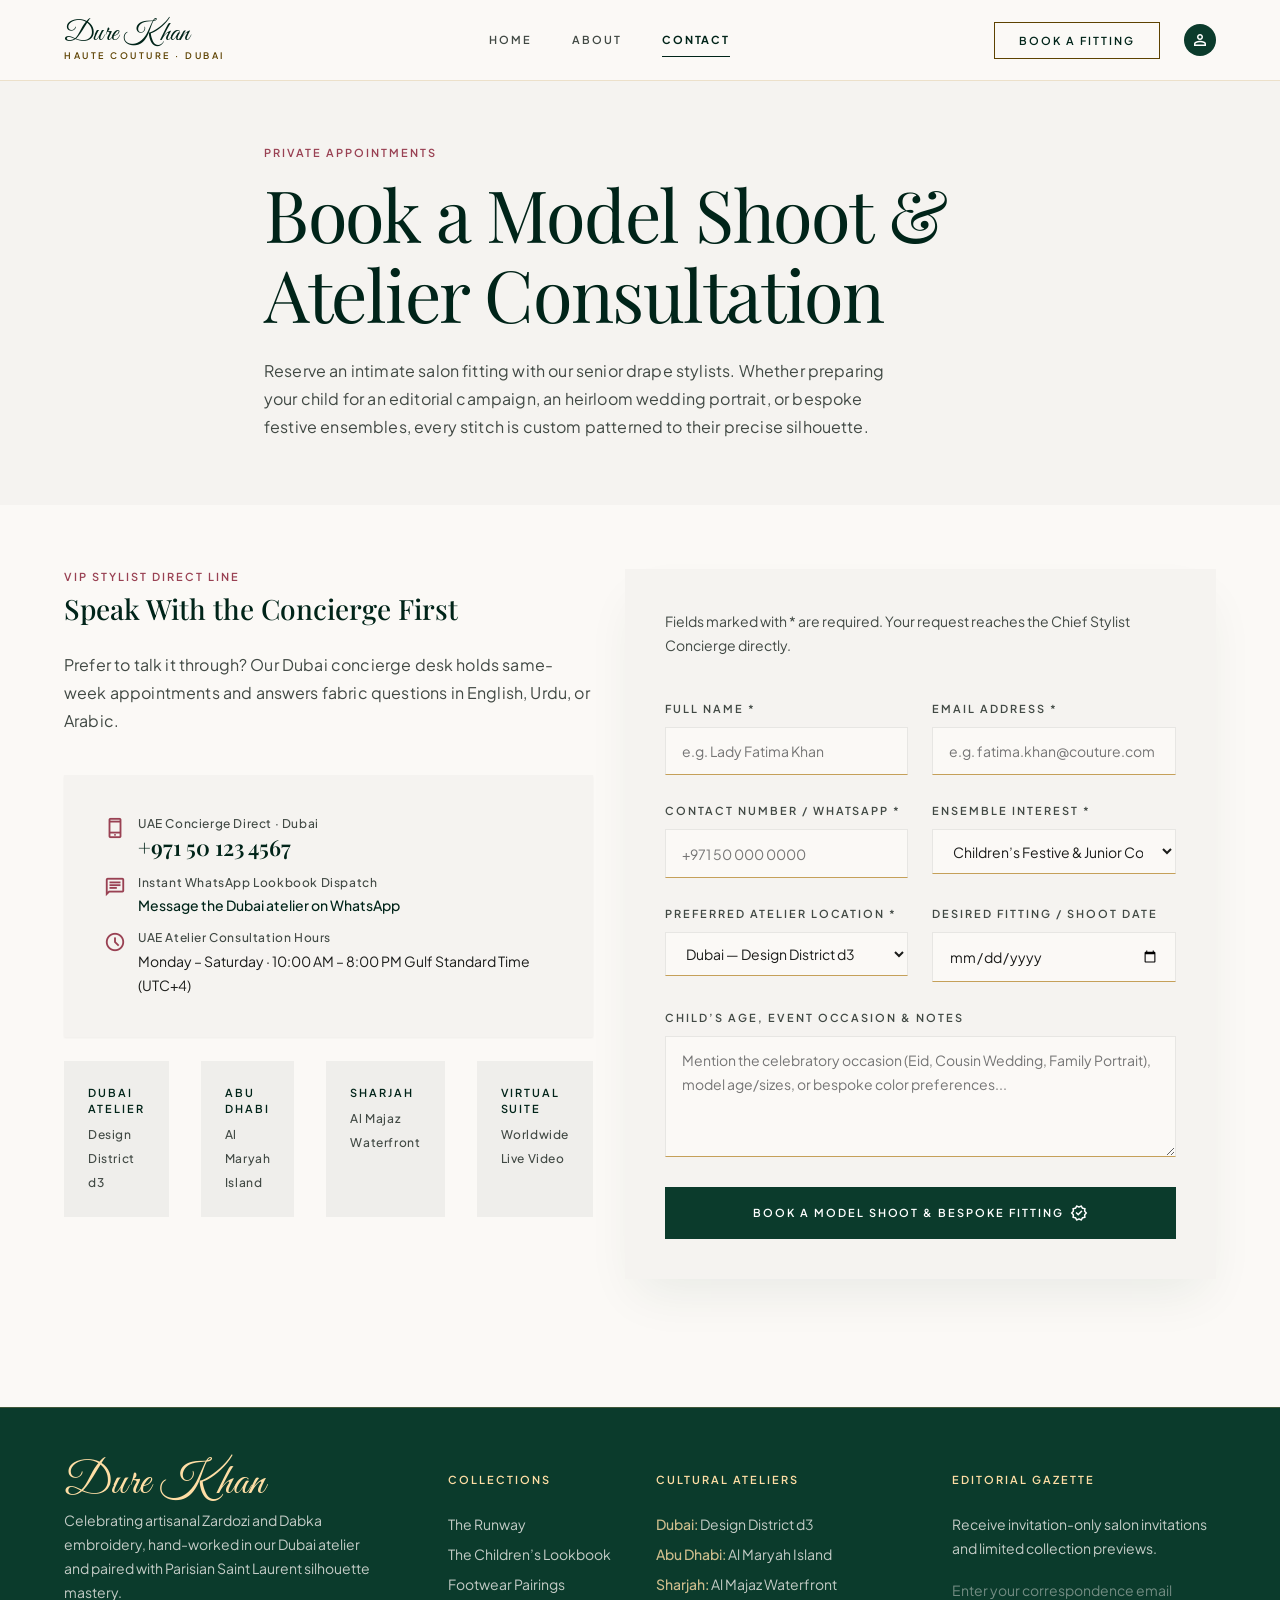
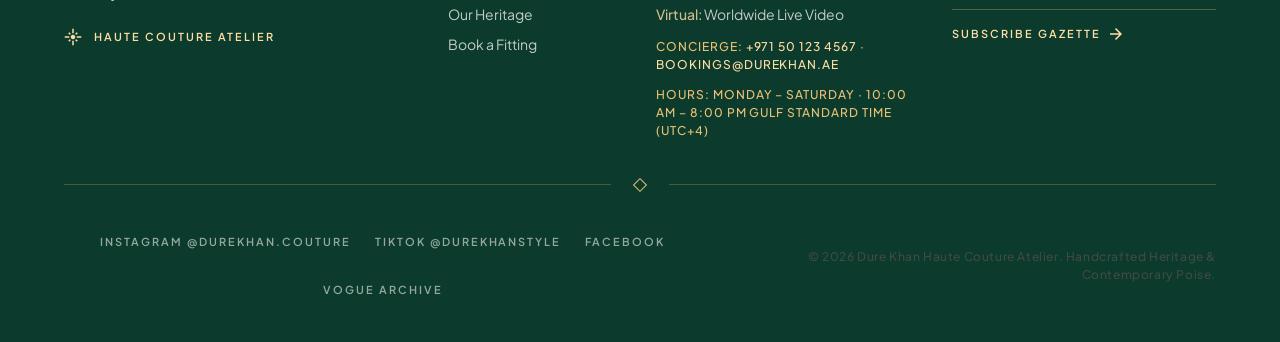
<file: contact.html>
<!DOCTYPE html>
<html lang="en">
<head>
  <meta charset="utf-8">
  <meta name="viewport" content="width=device-width, initial-scale=1">
  <title>Book a Fitting | Dure Khan Haute Couture Dubai</title>
  <meta name="description" content="Book a private fitting, model shoot, or atelier consultation with Dure Khan. Salons across the UAE — Dubai, Abu Dhabi, and Sharjah — or meet our stylists by live video.">
  <link rel="icon" type="image/svg+xml" href="images/favicon.svg">
  <link rel="preconnect" href="https://fonts.googleapis.com">
  <link rel="preconnect" href="https://fonts.gstatic.com" crossorigin>
  <link href="https://fonts.googleapis.com/css2?family=Great+Vibes&family=Playfair+Display:ital,wght@0,400;0,500;0,600;0,700;1,400&family=Plus+Jakarta+Sans:wght@400;500;600;700&display=swap" rel="stylesheet">
  <link href="https://fonts.googleapis.com/css2?family=Material+Symbols+Outlined:opsz,wght,FILL,GRAD@24,400,0,0" rel="stylesheet">
  <link rel="stylesheet" href="css/styles.css">
</head>
<body>
  <a class="skip-link" href="#main">Skip to main content</a>

  <!-- ============ Header ============ -->
  <header class="site-header">
    <div class="container header-inner">
      <div class="header-left">
        <button class="nav-toggle" type="button" aria-expanded="false" aria-controls="site-nav" aria-label="Open navigation menu">
          <span class="icon" aria-hidden="true">menu</span>
        </button>
        <a class="brand" href="index.html">
          <span class="brand__text">
            <span class="brand__name">Dure Khan</span>
            <span class="brand__sub">Haute Couture · Dubai</span>
          </span>
        </a>
      </div>
      <nav class="nav" id="site-nav" aria-label="Main navigation">
        <a class="nav-link" href="index.html">Home</a>
        <a class="nav-link" href="about.html">About</a>
        <a class="nav-link" href="contact.html" aria-current="page">Contact</a>
      </nav>
      <div class="header-actions">
        <a class="btn btn--outline" href="#booking">Book a Fitting</a>
        <span class="avatar-badge" aria-hidden="true"><span class="icon">person</span></span>
      </div>
    </div>
  </header>

  <main id="main">

    <!-- ============ Page hero ============ -->
    <section class="page-hero">
      <div class="container page-hero__inner">
        <p class="eyebrow eyebrow--secondary">Private Appointments</p>
        <h1 class="headline-xl page-hero__title">Book a Model Shoot &amp; Atelier Consultation</h1>
        <p class="body-lg page-hero__lede">Reserve an intimate salon fitting with our senior drape stylists. Whether preparing your child for an editorial campaign, an heirloom wedding portrait, or bespoke festive ensembles, every stitch is custom patterned to their precise silhouette.</p>
      </div>
    </section>

    <!-- ============ Booking ============ -->
    <section class="section" id="booking" aria-labelledby="booking-title">
      <div class="container">
        <div class="contact-grid">
          <!-- Left column: concierge details -->
          <div class="contact-intro">
            <p class="eyebrow eyebrow--secondary">VIP Stylist Direct Line</p>
            <h2 class="headline-md" id="booking-title">Speak With the Concierge First</h2>
            <p class="body-lg">Prefer to talk it through? Our Dubai concierge desk holds same-week appointments and answers fabric questions in English, Urdu, or Arabic.</p>

            <div class="info-card">
              <div class="info-row">
                <span class="icon" aria-hidden="true">phone_iphone</span>
                <div>
                  <span class="label-sm info-row__label">UAE Concierge Direct · Dubai</span>
                  <a class="link" href="tel:+971501234567">+971 50 123 4567</a>
                </div>
              </div>
              <div class="info-row">
                <span class="icon" aria-hidden="true">chat</span>
                <div>
                  <span class="label-sm info-row__label">Instant WhatsApp Lookbook Dispatch</span>
                  <a class="link link--small" href="https://wa.me/971501234567" target="_blank" rel="noopener">Message the Dubai atelier on WhatsApp</a>
                </div>
              </div>
              <div class="info-row">
                <span class="icon" aria-hidden="true">schedule</span>
                <div>
                  <span class="label-sm info-row__label">UAE Atelier Consultation Hours</span>
                  <p class="body-md" style="color: var(--on-surface);">Monday – Saturday · 10:00 AM – 8:00 PM Gulf Standard Time (UTC+4)</p>
                </div>
              </div>
            </div>

            <div class="atelier-grid" style="margin-top: var(--space-md);">
              <div class="atelier-card">
                <span class="eyebrow atelier-card__city">Dubai Atelier</span>
                <span class="label-sm">Design District d3</span>
              </div>
              <div class="atelier-card">
                <span class="eyebrow atelier-card__city">Abu Dhabi</span>
                <span class="label-sm">Al Maryah Island</span>
              </div>
              <div class="atelier-card">
                <span class="eyebrow atelier-card__city">Sharjah</span>
                <span class="label-sm">Al Majaz Waterfront</span>
              </div>
              <div class="atelier-card">
                <span class="eyebrow atelier-card__city">Virtual Suite</span>
                <span class="label-sm">Worldwide Live Video</span>
              </div>
            </div>
          </div>

          <!-- Right column: booking form -->
          <div class="form-card">
            <p class="body-md form-note">Fields marked with * are required. Your request reaches the Chief Stylist Concierge directly.</p>
            <form id="consultation-form">
              <div class="form-row">
                <div class="field">
                  <label for="full_name">Full Name *</label>
                  <input id="full_name" name="full_name" type="text" placeholder="e.g. Lady Fatima Khan" required autocomplete="name">
                </div>
                <div class="field">
                  <label for="email">Email Address *</label>
                  <input id="email" name="email" type="email" placeholder="e.g. fatima.khan@couture.com" required autocomplete="email">
                </div>
              </div>
              <div class="form-row">
                <div class="field">
                  <label for="contact_phone">Contact Number / WhatsApp *</label>
                  <input id="contact_phone" name="contact_phone" type="tel" placeholder="+971 50 000 0000" required autocomplete="tel">
                </div>
                <div class="field">
                  <label for="ensemble_type">Ensemble Interest *</label>
                  <select id="ensemble_type" name="ensemble_type" required>
                    <option value="children_festive">Children&rsquo;s Festive &amp; Junior Couture</option>
                    <option value="womens_couture">Women&rsquo;s Couture &amp; Saint Laurent Pairing</option>
                    <option value="bridal_styling">Bridal Styling &amp; Family Trousseau</option>
                    <option value="editorial_shoot">Little Model Lookbook Agency Shoot</option>
                  </select>
                </div>
              </div>
              <div class="form-row">
                <div class="field">
                  <label for="atelier_location">Preferred Atelier Location *</label>
                  <select id="atelier_location" name="atelier_location" required>
                    <option value="dubai">Dubai — Design District d3</option>
                    <option value="abu_dhabi">Abu Dhabi — Al Maryah Island</option>
                    <option value="sharjah">Sharjah — Al Majaz Waterfront</option>
                    <option value="virtual">Virtual Live Stylist Video Suite</option>
                  </select>
                </div>
                <div class="field">
                  <label for="target_date">Desired Fitting / Shoot Date</label>
                  <input id="target_date" name="target_date" type="date">
                </div>
              </div>
              <div class="field">
                <label for="consultation_message">Child&rsquo;s Age, Event Occasion &amp; Notes</label>
                <textarea id="consultation_message" name="consultation_message" rows="4" placeholder="Mention the celebratory occasion (Eid, Cousin Wedding, Family Portrait), model age/sizes, or bespoke color preferences..."></textarea>
              </div>
              <div style="padding-top: var(--space-xs); margin-top: var(--space-md);">
                <button class="btn btn--primary btn--block" type="submit" style="padding-top: 1rem; padding-bottom: 1rem;">
                  <span>Book a Model Shoot &amp; Bespoke Fitting</span>
                  <span class="icon" aria-hidden="true">verified</span>
                </button>
              </div>
              <div class="form-success is-hidden" id="form-success" role="status">
                <span class="icon" aria-hidden="true">check_circle</span>
                <p class="body-md">Your request has been received by the Chief Stylist Concierge. We will confirm your salon appointment via WhatsApp within 4 hours.</p>
              </div>
            </form>
          </div>
        </div>
      </div>
    </section>

    <!-- ============ Footer ============ -->
    <footer class="site-footer" style="margin-top: var(--space-xl);">
      <div class="container">
        <div class="footer-grid">
          <div>
            <h2 class="footer-brand__name">Dure Khan</h2>
            <p class="body-md footer-brand__text">Celebrating artisanal Zardozi and Dabka embroidery, hand-worked in our Dubai atelier and paired with Parisian Saint Laurent silhouette mastery.</p>
            <div class="footer-brand__badge">
              <span class="icon" aria-hidden="true">flare</span>
              <span class="eyebrow">Haute Couture Atelier</span>
            </div>
          </div>
          <nav aria-label="Collections">
            <h2 class="eyebrow footer-col__title">Collections</h2>
            <ul class="footer-links body-md">
              <li><a href="index.html#runway">The Runway</a></li>
              <li><a href="index.html#lookbook">The Children&rsquo;s Lookbook</a></li>
              <li><a href="index.html#footwear">Footwear Pairings</a></li>
              <li><a href="about.html">Our Heritage</a></li>
              <li><a href="contact.html#booking">Book a Fitting</a></li>
            </ul>
          </nav>
          <div>
            <h2 class="eyebrow footer-col__title">Cultural Ateliers</h2>
            <ul class="footer-addr body-md">
              <li><span class="city">Dubai:</span> Design District d3</li>
              <li><span class="city">Abu Dhabi:</span> Al Maryah Island</li>
              <li><span class="city">Sharjah:</span> Al Majaz Waterfront</li>
              <li><span class="city">Virtual:</span> Worldwide Live Video</li>
            </ul>
            <p class="label-sm contact-line">Concierge: <a href="tel:+971501234567">+971 50 123 4567</a> · <a href="mailto:bookings@durekhan.ae">bookings@durekhan.ae</a></p>
            <p class="label-sm contact-line">Hours: Monday – Saturday · 10:00 AM – 8:00 PM Gulf Standard Time (UTC+4)</p>
          </div>
          <div>
            <h2 class="eyebrow footer-col__title">Editorial Gazette</h2>
            <p class="body-md newsletter__text">Receive invitation-only salon invitations and limited collection previews.</p>
            <form class="newsletter__form" id="newsletter-form" novalidate>
              <label class="visually-hidden" for="newsletter-email">Email address</label>
              <input class="newsletter__input" id="newsletter-email" name="newsletter-email" type="email" placeholder="Enter your correspondence email" required>
              <button class="newsletter__btn" type="submit">
                Subscribe Gazette <span class="icon" aria-hidden="true">arrow_forward</span>
              </button>
            </form>
            <p class="body-md newsletter__success is-hidden" id="newsletter-success" role="status">Thank you — your invitation list registration is noted.</p>
          </div>
        </div>

        <div class="gold-rule gold-rule--dark" aria-hidden="true">
          <span class="gold-rule__diamond"></span>
        </div>

        <div class="footer-bottom">
          <div class="footer-bottom__socials">
            <span>Instagram @durekhan.couture</span>
            <span>TikTok @durekhanstyle</span>
            <span>Facebook</span>
            <span>Vogue Archive</span>
          </div>
          <p class="label-sm footer-bottom__copy">© 2026 Dure Khan Haute Couture Atelier. Handcrafted Heritage &amp; Contemporary Poise.</p>
        </div>
      </div>
    </footer>
  </main>

  <script src="js/main.js"></script>
</body>
</html>
</file>
<file: css/styles.css>
/* ==========================================================================
   Dure Khan Haute Couture — shared stylesheet
   Design tokens taken from the Stitch "Haute Couture Heritage" design system:
   warm ivory surfaces, deep emerald, muted antique gold, sharp (0px) corners.
   ========================================================================== */

/* ---------- 1. Design tokens (colors, fonts, spacing) ---------- */
:root {
  /* Surfaces */
  --surface: #fbf9f6;
  --surface-low: #f5f3f0;
  --surface-container: #efeeeb;
  --surface-high: #eae8e5;
  --surface-highest: #e4e2df;

  /* Text */
  --on-surface: #1b1c1a;
  --on-surface-variant: #414944;
  --inverse-on-surface: #f2f0ed;

  /* Brand */
  --primary: #002419;
  --primary-container: #0b3b2c;
  --on-primary: #ffffff;
  --secondary: #994153;

  /* Gold */
  --gold: #c5a059;
  --gold-strong: #5d4201;
  --tertiary-fixed: #ffdea5;
  --tertiary-fixed-dim: #e9c176;

  /* Lines */
  --hairline: rgba(197, 160, 89, 0.4);
  --hairline-soft: rgba(197, 160, 89, 0.28);
  --line-neutral: rgba(18, 18, 18, 0.08);

  /* Feedback */
  --error: #ba1a1a;
  --error-bg: #ffdad6;
  --error-text: #93000a;
  --success-bg: #bdedd7;
  --success-text: #002116;

  /* Type */
  --font-display: "Playfair Display", Georgia, "Times New Roman", serif;
  --font-body: "Plus Jakarta Sans", "Segoe UI", Arial, sans-serif;
  --font-script: "Great Vibes", "Segoe Script", cursive;

  /* Spacing */
  --margin-mobile: 1.5rem;
  --margin-desktop: 4rem;
  --gutter-mobile: 1rem;
  --gutter: 2rem;
  --space-xs: 0.375rem;
  --space-sm: 0.75rem;
  --space-md: 1.5rem;
  --space-lg: 2.5rem;
  --space-xl: 4rem;
}

/* ---------- 2. Base reset ---------- */
*,
*::before,
*::after {
  box-sizing: border-box;
}

html {
  scroll-behavior: smooth;
  scroll-padding-top: 6rem; /* keeps anchored sections clear of the sticky header */
}

body {
  margin: 0;
  background: var(--surface);
  color: var(--on-surface);
  font-family: var(--font-body);
  font-size: 14px;
  line-height: 24px;
  -webkit-font-smoothing: antialiased;
  overscroll-behavior: none;
}

img {
  max-width: 100%;
  display: block;
}

h1, h2, h3, h4, h5, p, ul, ol, blockquote, figure {
  margin: 0;
  padding: 0;
}

ul, ol {
  list-style: none;
}

a {
  color: inherit;
  text-decoration: none;
}

button {
  font: inherit;
  cursor: pointer;
}

/* Visible keyboard focus everywhere (accessibility) */
:focus-visible {
  outline: 2px solid var(--primary-container);
  outline-offset: 2px;
}

@media (prefers-reduced-motion: reduce) {
  html {
    scroll-behavior: auto;
  }
  *,
  *::before,
  *::after {
    animation-duration: 0.01ms !important;
    transition-duration: 0.01ms !important;
  }
}

/* ---------- 3. Layout helpers ---------- */
.container {
  width: 100%;
  max-width: 1280px;
  margin: 0 auto;
  padding-left: var(--margin-mobile);
  padding-right: var(--margin-mobile);
}

.section {
  padding-top: var(--space-xl);
  padding-bottom: var(--space-xl);
}

.section--tinted {
  background: var(--surface-low);
}

.section--panel {
  background: var(--surface-container);
}

.skip-link {
  position: absolute;
  left: -9999px;
  top: 0;
  background: var(--primary-container);
  color: var(--on-primary);
  padding: 0.75rem 1.25rem;
  z-index: 100;
  font-size: 12px;
  letter-spacing: 0.05em;
  text-transform: uppercase;
}

.skip-link:focus {
  left: 0;
}

.visually-hidden {
  position: absolute;
  width: 1px;
  height: 1px;
  margin: -1px;
  padding: 0;
  overflow: hidden;
  clip: rect(0 0 0 0);
  white-space: nowrap;
  border: 0;
}

.is-hidden {
  display: none !important;
}

/* ---------- 4. Typography ---------- */
.eyebrow {
  font-size: 11px;
  font-weight: 600;
  line-height: 16px;
  letter-spacing: 0.18em;
  text-transform: uppercase;
}

.eyebrow--secondary {
  color: var(--secondary);
}

.eyebrow--gold {
  color: var(--gold-strong);
}

.eyebrow--gold-light {
  color: var(--tertiary-fixed);
}

.headline-xl { /* section titles / display hero */
  font-family: var(--font-display);
  font-weight: 400;
  font-size: 40px;
  line-height: 48px;
  letter-spacing: -0.01em;
  color: var(--primary);
}

.headline-lg {
  font-family: var(--font-display);
  font-weight: 400;
  font-size: 32px;
  line-height: 40px;
  color: var(--primary);
}

.headline-md {
  font-family: var(--font-display);
  font-weight: 500;
  font-size: 28px;
  line-height: 36px;
  color: var(--primary);
}

.headline-sm {
  font-family: var(--font-display);
  font-weight: 600;
  font-size: 22px;
  line-height: 30px;
  color: var(--primary);
}

.text-secondary-italic {
  font-family: var(--font-display);
  font-style: italic;
}

.body-lg {
  font-size: 16px;
  line-height: 28px;
  letter-spacing: 0.01em;
  color: var(--on-surface-variant);
}

.body-md {
  font-size: 14px;
  line-height: 24px;
  color: var(--on-surface-variant);
}

.label-sm {
  font-size: 12px;
  font-weight: 500;
  line-height: 18px;
  letter-spacing: 0.05em;
  color: var(--on-surface-variant);
}

@media (min-width: 768px) {
  .headline-xl {
    font-size: 72px;
    line-height: 80px;
    letter-spacing: -0.02em;
  }
  .headline-lg {
    font-size: 48px;
    line-height: 56px;
    letter-spacing: -0.01em;
  }
}

/* ---------- 5. Buttons (all sharp-cornered, clearly labelled) ---------- */
.btn {
  display: inline-flex;
  align-items: center;
  justify-content: center;
  gap: var(--space-xs);
  padding: 0.75rem 1.5rem;
  border: 1px solid transparent;
  border-radius: 0;
  font-size: 11px;
  font-weight: 600;
  letter-spacing: 0.18em;
  text-transform: uppercase;
  line-height: 1;
  transition: background-color 0.25s ease, color 0.25s ease, border-color 0.25s ease;
}

.btn--primary {
  background: var(--primary-container);
  color: var(--on-primary);
}

.btn--primary:hover {
  background: var(--primary);
  box-shadow: inset 0 0 0 1px var(--gold);
}

.btn--outline {
  background: transparent;
  border-color: var(--gold-strong);
  color: var(--primary);
}

.btn--outline:hover {
  background: var(--primary-container);
  border-color: var(--primary-container);
  color: var(--on-primary);
}

.btn--outline-light {
  background: transparent;
  border-color: var(--tertiary-fixed-dim);
  color: var(--surface);
}

.btn--outline-light:hover {
  background: var(--surface);
  color: var(--primary-container);
}

.btn--block {
  width: 100%;
}

.btn--text {
  padding: 0.25rem 0;
  background: none;
  border: none;
  color: var(--primary);
  gap: 0.5rem;
}

.btn--text:hover {
  color: var(--secondary);
}

.btn--text .icon {
  transition: transform 0.25s ease;
}

.btn--text:hover .icon {
  transform: translateX(4px);
}

.icon {
  font-family: "Material Symbols Outlined";
  font-weight: normal;
  font-style: normal;
  font-size: 18px;
  line-height: 1;
  letter-spacing: normal;
  text-transform: none;
  display: inline-block;
  white-space: nowrap;
  word-wrap: normal;
  direction: ltr;
  -webkit-font-feature-settings: "liga";
  -webkit-font-smoothing: antialiased;
  font-variation-settings: "FILL" 0, "wght" 400, "GRAD" 0, "opsz" 24;
}

/* ---------- 6. Header & navigation ---------- */
.site-header {
  position: sticky;
  top: 0;
  z-index: 50;
  background: rgba(251, 249, 246, 0.92);
  backdrop-filter: blur(12px);
  -webkit-backdrop-filter: blur(12px);
  border-bottom: 1px solid var(--hairline-soft);
}

.header-inner {
  display: flex;
  align-items: center;
  justify-content: space-between;
  gap: var(--space-md);
  min-height: 80px;
}

.header-left {
  display: flex;
  align-items: center;
  gap: var(--space-sm);
}

.nav-toggle {
  display: inline-flex;
  align-items: center;
  justify-content: center;
  background: none;
  border: 0;
  color: var(--primary);
  padding: 0.25rem;
}

.brand {
  display: flex;
  align-items: center;
  gap: var(--space-xs);
}

.brand__text {
  display: flex;
  flex-direction: column;
  line-height: 1;
}

.brand__name {
  font-family: var(--font-script);
  font-weight: 400;
  font-size: 28px;
  letter-spacing: 0.01em;
  text-transform: none;
  color: var(--primary);
}

.brand__sub {
  margin-top: 3px;
  font-size: 9px;
  font-weight: 600;
  letter-spacing: 0.28em;
  text-transform: uppercase;
  color: var(--gold-strong);
}

.nav {
  display: none;
  align-items: center;
  gap: var(--space-lg);
}

.nav-link {
  font-size: 11px;
  font-weight: 600;
  letter-spacing: 0.18em;
  text-transform: uppercase;
  color: var(--on-surface-variant);
  padding: 0.25rem 0;
  border-bottom: 1px solid transparent;
  transition: color 0.2s ease, border-color 0.2s ease;
}

.nav-link:hover {
  color: var(--on-surface);
}

.nav-link[aria-current="page"] {
  color: var(--primary);
  border-bottom-color: var(--primary);
  font-weight: 700;
}

.header-actions {
  display: flex;
  align-items: center;
  gap: var(--space-md);
}

.header-actions .btn--outline {
  display: none; /* hidden on small phones to keep the bar clean */
}

.avatar-badge {
  width: 32px;
  height: 32px;
  border-radius: 9999px;
  background: var(--primary-container);
  color: var(--on-primary);
  display: inline-flex;
  align-items: center;
  justify-content: center;
}

.avatar-badge .icon {
  font-size: 18px;
}

/* Mobile dropdown menu */
.nav.is-open {
  display: flex;
  flex-direction: column;
  align-items: flex-start;
  gap: var(--space-md);
  position: absolute;
  top: 100%;
  left: 0;
  right: 0;
  background: var(--surface);
  border-bottom: 1px solid var(--hairline);
  padding: var(--space-md) var(--margin-mobile) var(--space-lg);
  box-shadow: 0 24px 48px -12px rgba(11, 59, 44, 0.08);
}

.nav.is-open .nav-link {
  font-family: var(--font-display);
  font-size: 22px;
  letter-spacing: 0.04em;
  text-transform: none;
  font-weight: 500;
}

@media (min-width: 640px) {
  .header-actions .btn--outline {
    display: inline-flex;
  }
}

@media (min-width: 1024px) {
  .nav-toggle {
    display: none;
  }
  .nav {
    display: flex;
  }
  .nav.is-open {
    position: static;
    flex-direction: row;
    padding: 0;
    border: 0;
    box-shadow: none;
    background: transparent;
  }
  .nav.is-open .nav-link {
    font-family: var(--font-body);
    font-size: 11px;
    font-weight: 600;
    letter-spacing: 0.18em;
    text-transform: uppercase;
  }
}

/* ---------- 7. Hero (home) ---------- */
.hero {
  position: relative;
  background: var(--primary);
  color: var(--surface);
  overflow: hidden;
}

.hero__bg {
  position: absolute;
  inset: 0;
  width: 100%;
  height: 100%;
  object-fit: cover;
  object-position: center 30%;
}

.hero__scrim {
  position: absolute;
  inset: 0;
  background: linear-gradient(
    180deg,
    rgba(0, 36, 25, 0.72) 0%,
    rgba(0, 36, 25, 0.55) 45%,
    rgba(0, 36, 25, 0.88) 100%
  );
}

.hero__content {
  position: relative;
  padding-top: var(--space-xl);
  padding-bottom: var(--space-lg);
  max-width: 900px;
}

.hero__label-row {
  display: flex;
  flex-wrap: wrap;
  gap: var(--space-sm);
  margin-bottom: var(--space-md);
}

.hero__label {
  border: 1px solid var(--hairline);
  padding: 0.4rem 0.75rem;
  color: var(--tertiary-fixed);
}

.hero__title {
  font-family: var(--font-display);
  font-weight: 400;
  font-size: 40px;
  line-height: 48px;
  letter-spacing: -0.01em;
  color: var(--surface);
  margin-bottom: var(--space-md);
}

.hero__sub {
  font-size: 16px;
  line-height: 28px;
  color: var(--inverse-on-surface);
  opacity: 0.85;
  max-width: 560px;
  margin-bottom: var(--space-lg);
}

.hero__actions {
  display: flex;
  flex-wrap: wrap;
  gap: var(--space-sm);
}

.hero .btn--outline-light {
  color: var(--surface);
}

/* Stats bar inside the hero */
.stats {
  position: relative;
  display: grid;
  grid-template-columns: repeat(3, 1fr);
  gap: var(--space-md);
  border-top: 1px solid var(--hairline);
  margin-top: var(--space-xl);
  padding-top: var(--space-md);
}

.stat__value {
  font-family: var(--font-display);
  font-size: 32px;
  line-height: 1.1;
  color: var(--tertiary-fixed);
}

.stat__label {
  font-size: 11px;
  font-weight: 600;
  letter-spacing: 0.18em;
  text-transform: uppercase;
  color: var(--inverse-on-surface);
  opacity: 0.75;
  margin-top: var(--space-xs);
}

@media (min-width: 768px) {
  .hero {
    min-height: 640px;
    display: flex;
    flex-direction: column;
  }
  .hero .container {
    display: flex;
    flex-direction: column;
    justify-content: center;
    flex: 1;
    width: 100%;
  }
  .hero__title {
    font-size: 72px;
    line-height: 80px;
    letter-spacing: -0.02em;
  }
  .stats {
    grid-template-columns: repeat(3, minmax(0, 220px));
  }
}

/* ---------- 8. Manifesto ---------- */
.manifesto {
  max-width: 880px;
  margin: 0 auto;
  text-align: center;
}

.manifesto__ornament {
  display: flex;
  align-items: center;
  justify-content: center;
  gap: var(--space-md);
  margin-bottom: var(--space-md);
}

.manifesto__quote {
  font-family: var(--font-display);
  font-style: italic;
  font-size: 24px;
  line-height: 38px;
  color: var(--primary);
  margin: var(--space-lg) 0;
}

.manifesto__cols {
  display: grid;
  grid-template-columns: 1fr;
  gap: var(--space-lg);
  text-align: left;
  margin-top: var(--space-lg);
}

.manifesto__col-title {
  font-size: 11px;
  font-weight: 600;
  letter-spacing: 0.18em;
  text-transform: uppercase;
  color: var(--secondary);
  margin-bottom: var(--space-sm);
}

@media (min-width: 768px) {
  .manifesto__cols {
    grid-template-columns: 1fr 1fr;
  }
}

/* ---------- 9. Gold hairline rule with diamond ornament ---------- */
.gold-rule {
  display: flex;
  align-items: center;
  width: 100%;
  gap: var(--space-md);
}

.gold-rule::before,
.gold-rule::after {
  content: "";
  flex: 1;
  height: 1px;
  background: var(--hairline);
}

.gold-rule__diamond {
  width: 10px;
  height: 10px;
  transform: rotate(45deg);
  border: 1px solid var(--gold);
  background: transparent;
  flex-shrink: 0;
}

.gold-rule--dark::before,
.gold-rule--dark::after {
  background: rgba(233, 193, 118, 0.25);
}

.gold-rule--dark .gold-rule__diamond {
  border-color: var(--tertiary-fixed-dim);
  background: var(--primary-container);
}

/* ---------- 10. Section headers ---------- */
.section-head {
  display: flex;
  flex-direction: column;
  gap: var(--space-md);
  margin-bottom: var(--space-xl);
}

.section-head__sub {
  max-width: 420px;
}

.filters {
  display: flex;
  flex-wrap: wrap;
  gap: var(--space-sm);
}

.filter-btn {
  padding: 0.6rem 1.25rem;
  border: 0;
  background: var(--surface-container);
  color: var(--on-surface-variant);
  font-size: 11px;
  font-weight: 600;
  letter-spacing: 0.18em;
  text-transform: uppercase;
  transition: background-color 0.2s ease, color 0.2s ease;
}

.filter-btn:hover {
  color: var(--primary);
}

.filter-btn.is-active {
  background: var(--primary-container);
  color: var(--on-primary);
}

@media (min-width: 768px) {
  .section-head {
    flex-direction: row;
    align-items: flex-end;
    justify-content: space-between;
  }
}

/* ---------- 11. Lookbook grid & cards ---------- */
.look-grid {
  display: grid;
  grid-template-columns: 1fr;
  gap: var(--gutter-mobile);
  align-items: start;
}

.look-card {
  background: var(--surface-low);
  box-shadow: 0 1px 2px rgba(18, 18, 18, 0.05);
  display: flex;
  flex-direction: column;
  overflow: hidden;
}

.look-card__media {
  position: relative;
  width: 100%;
  height: 440px;
  overflow: hidden;
  background: var(--surface-highest);
}

.look-card--tall .look-card__media {
  height: 480px;
}

.look-card__img {
  width: 100%;
  height: 100%;
  object-fit: cover;
  transition: transform 0.7s ease;
}

.look-card:hover .look-card__img {
  transform: scale(1.05);
}

.look-card__tag {
  position: absolute;
  top: var(--space-md);
  left: var(--space-md);
  background: rgba(251, 249, 246, 0.92);
  color: var(--primary);
  padding: 0.4rem 0.75rem;
}

.look-card__body {
  padding: var(--space-lg);
  display: flex;
  flex-direction: column;
  justify-content: space-between;
  flex-grow: 1;
}

.look-card__name-row {
  display: flex;
  align-items: baseline;
  justify-content: space-between;
  gap: var(--space-sm);
  margin-bottom: var(--space-xs);
}

.look-card__fabric {
  color: var(--gold-strong);
  text-align: right;
}

.look-card__sub {
  font-family: var(--font-display);
  font-style: italic;
  font-size: 22px;
  line-height: 30px;
  color: var(--on-surface-variant);
  margin-bottom: var(--space-sm);
}

.look-card__desc {
  margin-bottom: var(--space-md);
}

.look-card__foot {
  display: flex;
  align-items: center;
  justify-content: space-between;
  gap: var(--space-sm);
  border-top: 1px solid var(--line-neutral);
  padding-top: var(--space-sm);
  margin-top: auto;
}

@media (min-width: 768px) {
  .look-grid {
    grid-template-columns: repeat(2, 1fr);
    gap: var(--gutter);
  }
}

@media (min-width: 1024px) {
  .look-grid {
    grid-template-columns: repeat(12, 1fr);
  }
  .look-card--wide { grid-column: span 7; }
  .look-card--mid { grid-column: span 5; }
  .look-card--third { grid-column: span 4; }
}

/* ---------- 12. Footwear section (dark emerald) ---------- */
.footwear {
  background: var(--primary-container);
  color: var(--on-primary);
}

.footwear .headline-lg {
  color: var(--surface);
}

.footwear__lead {
  color: var(--inverse-on-surface);
  opacity: 0.8;
  max-width: 420px;
}

.shoe-grid {
  display: grid;
  grid-template-columns: 1fr;
  gap: var(--gutter-mobile);
}

.shoe-card {
  background: rgba(0, 36, 25, 0.6);
  padding: var(--space-md);
  display: flex;
  flex-direction: column;
  justify-content: space-between;
  transition: background-color 0.25s ease;
}

.shoe-card:hover {
  background: rgba(0, 36, 25, 0.9);
}

.shoe-card__media {
  position: relative;
  width: 100%;
  height: 288px;
  margin-bottom: var(--space-md);
  overflow: hidden;
  background: var(--surface-highest);
}

.shoe-card__img {
  width: 100%;
  height: 100%;
  object-fit: cover;
  transition: transform 0.5s ease;
}

.shoe-card:hover .shoe-card__img {
  transform: scale(1.05);
}

.shoe-card__tag {
  position: absolute;
  top: var(--space-xs);
  right: var(--space-xs);
  background: var(--tertiary-fixed);
  color: var(--gold-strong);
  padding: 0.35rem 0.6rem;
}

.shoe-card__label {
  color: var(--tertiary-fixed);
}

.shoe-card__name {
  font-family: var(--font-display);
  font-weight: 600;
  font-size: 22px;
  line-height: 30px;
  color: var(--surface);
  margin-top: var(--space-xs);
}

.shoe-card__spec {
  color: var(--inverse-on-surface);
  opacity: 0.65;
  text-transform: uppercase;
  margin-bottom: var(--space-sm);
}

.style-note {
  background: rgba(11, 59, 44, 0.8);
  padding: var(--space-sm);
  margin-top: var(--space-xs);
}

.style-note__label {
  display: block;
  color: var(--tertiary-fixed-dim);
  margin-bottom: 0.25rem;
}

.style-note__text {
  font-family: var(--font-display);
  font-style: italic;
  color: var(--inverse-on-surface);
  opacity: 0.9;
}

.shoe-card__foot {
  display: flex;
  align-items: center;
  justify-content: space-between;
  gap: var(--space-sm);
  margin-top: var(--space-md);
  padding-top: var(--space-sm);
  border-top: 1px solid var(--hairline-soft);
}

.shoe-card__price {
  color: var(--surface);
}

.shoe-card__pick {
  color: var(--tertiary-fixed);
}

@media (min-width: 768px) {
  .shoe-grid {
    grid-template-columns: repeat(2, 1fr);
    gap: var(--gutter);
  }
}

@media (min-width: 1024px) {
  .shoe-grid {
    grid-template-columns: repeat(4, 1fr);
  }
}

/* ---------- 13. Quote band ---------- */
.quote-band {
  text-align: center;
}

.quote-band__icon {
  font-size: 36px;
  color: var(--secondary);
  margin-bottom: var(--space-sm);
}

.quote-band__text {
  font-family: var(--font-display);
  font-size: 24px;
  line-height: 38px;
  color: var(--primary);
  max-width: 780px;
  margin: 0 auto var(--space-md);
}

.quote-band__by {
  display: flex;
  flex-wrap: wrap;
  align-items: center;
  justify-content: center;
  gap: var(--space-sm);
}

/* ---------- 14. Values row ---------- */
.values {
  display: grid;
  grid-template-columns: 1fr;
  gap: var(--space-lg);
}

.value__icon {
  font-size: 28px;
  color: var(--gold-strong);
  margin-bottom: var(--space-sm);
  display: block;
}

.value__title {
  font-family: var(--font-display);
  font-weight: 600;
  font-size: 22px;
  line-height: 30px;
  color: var(--primary);
  margin-bottom: var(--space-xs);
}

@media (min-width: 768px) {
  .values {
    grid-template-columns: repeat(3, 1fr);
    gap: var(--gutter);
  }
}

/* ---------- 15. CTA band ---------- */
.cta-band {
  background: var(--primary-container);
  color: var(--on-primary);
  text-align: center;
}

.cta-band__title {
  font-family: var(--font-display);
  font-weight: 400;
  font-size: 32px;
  line-height: 40px;
  color: var(--surface);
  margin: var(--space-sm) 0 var(--space-md);
  max-width: 720px;
  margin-left: auto;
  margin-right: auto;
}

.cta-band__sub {
  color: var(--inverse-on-surface);
  opacity: 0.8;
  max-width: 560px;
  margin: 0 auto var(--space-lg);
}

.cta-band__actions {
  display: flex;
  flex-wrap: wrap;
  gap: var(--space-sm);
  justify-content: center;
}

@media (min-width: 768px) {
  .cta-band__title {
    font-size: 48px;
    line-height: 56px;
  }
}

/* ---------- 16. Page hero (About / Contact) ---------- */
.page-hero {
  background: var(--surface-low);
  padding-top: var(--space-xl);
  padding-bottom: var(--space-xl);
}

.page-hero__inner {
  max-width: 880px;
}

.page-hero__title {
  margin-top: var(--space-sm);
  margin-bottom: var(--space-md);
}

.page-hero__lede {
  max-width: 640px;
}

/* ---------- 17. About page ---------- */
.story-grid {
  display: grid;
  grid-template-columns: 1fr;
  gap: var(--space-lg);
  align-items: center;
}

.story-media {
  width: 100%;
  height: 420px;
  object-fit: cover;
}

.story-copy h2 {
  margin-bottom: var(--space-md);
}

.story-copy p + p {
  margin-top: var(--space-md);
}

.story-copy .btn {
  margin-top: var(--space-lg);
}

@media (min-width: 1024px) {
  .story-grid {
    grid-template-columns: 7fr 5fr;
    gap: var(--space-xl);
  }
  .story-grid--flip {
    grid-template-columns: 5fr 7fr;
  }
  .story-grid--flip .story-media {
    order: 2;
  }
}

.code-grid {
  display: grid;
  grid-template-columns: 1fr;
  gap: var(--gutter-mobile);
}

.code-card {
  background: var(--surface-low);
  border: 1px solid var(--hairline-soft);
  padding: var(--space-lg);
}

.code-card__icon {
  font-size: 28px;
  color: var(--gold-strong);
  display: block;
  margin-bottom: var(--space-sm);
}

.code-card__title {
  font-family: var(--font-display);
  font-weight: 600;
  font-size: 22px;
  line-height: 30px;
  color: var(--primary);
  margin-bottom: var(--space-xs);
}

@media (min-width: 768px) {
  .code-grid {
    grid-template-columns: repeat(2, 1fr);
    gap: var(--gutter);
  }
}

@media (min-width: 1024px) {
  .code-grid {
    grid-template-columns: repeat(4, 1fr);
  }
}

.gallery-2 {
  display: grid;
  grid-template-columns: 1fr;
  gap: var(--gutter-mobile);
}

.gallery-2 figure {
  background: var(--surface-low);
}

.gallery-2 img {
  width: 100%;
  height: 380px;
  object-fit: cover;
}

.gallery-2 figcaption {
  padding: var(--space-md) var(--space-md) var(--space-lg);
}

.gallery-2 .label-sm {
  text-transform: uppercase;
  letter-spacing: 0.08em;
}

@media (min-width: 768px) {
  .gallery-2 {
    grid-template-columns: repeat(2, 1fr);
    gap: var(--gutter);
  }
}

.atelier-grid {
  display: grid;
  grid-template-columns: repeat(2, 1fr);
  gap: var(--space-sm);
}

.atelier-card {
  background: var(--surface-container);
  padding: var(--space-md);
}

.atelier-card__city {
  display: block;
  color: var(--primary);
  margin-bottom: 0.25rem;
}

@media (min-width: 1024px) {
  .atelier-grid {
    grid-template-columns: repeat(4, 1fr);
    gap: var(--gutter);
  }
}

/* ---------- 18. Contact page ---------- */
.contact-grid {
  display: grid;
  grid-template-columns: 1fr;
  gap: var(--space-lg);
  align-items: start;
}

.contact-intro h2 {
  margin: var(--space-xs) 0 var(--space-md);
}

.contact-intro .body-lg {
  margin-bottom: var(--space-lg);
}

.info-card {
  background: var(--surface-low);
  box-shadow: 0 1px 2px rgba(18, 18, 18, 0.05);
  padding: var(--space-lg);
  margin-bottom: var(--space-md);
}

.info-row {
  display: flex;
  align-items: flex-start;
  gap: var(--space-sm);
}

.info-row + .info-row {
  margin-top: var(--space-sm);
}

.info-row .icon {
  color: var(--secondary);
  font-size: 22px;
  margin-top: 2px;
}

.info-row__label {
  display: block;
  margin-bottom: 0.1rem;
}

.info-row a.link {
  color: var(--primary);
  font-family: var(--font-display);
  font-size: 22px;
  font-weight: 600;
  transition: color 0.2s ease;
}

.info-row a.link:hover {
  color: var(--secondary);
}

.info-row a.link--small {
  font-size: 14px;
  font-family: var(--font-body);
  font-weight: 500;
}

.form-card {
  background: var(--surface-low);
  box-shadow: 0 24px 48px -12px rgba(11, 59, 44, 0.08);
  padding: var(--space-lg);
}

.form-note {
  margin-bottom: var(--space-lg);
}

.form-row {
  display: grid;
  grid-template-columns: 1fr;
  gap: var(--space-md);
  margin-bottom: var(--space-md);
}

.field {
  display: flex;
  flex-direction: column;
}

.field label {
  font-size: 11px;
  font-weight: 600;
  letter-spacing: 0.18em;
  text-transform: uppercase;
  color: var(--on-surface-variant);
  margin-bottom: var(--space-xs);
}

.field input,
.field select,
.field textarea {
  width: 100%;
  background: var(--surface);
  border: 1px solid var(--line-neutral);
  border-bottom: 1px solid var(--gold);
  border-radius: 0;
  padding: 0.7rem 1rem;
  color: var(--on-surface);
  font-family: var(--font-body);
  font-size: 14px;
  line-height: 24px;
}

.field textarea {
  resize: vertical;
  min-height: 110px;
}

.field input:focus,
.field select:focus,
.field textarea:focus {
  outline: none;
  border-color: var(--primary-container);
  border-bottom-color: var(--primary-container);
  box-shadow: 0 0 0 1px var(--primary-container);
}

.field input:user-invalid,
.field select:user-invalid,
.field textarea:user-invalid {
  border-color: var(--error);
  border-bottom-color: var(--error);
}

.form-success {
  display: flex;
  align-items: flex-start;
  gap: var(--space-sm);
  background: var(--success-bg);
  color: var(--success-text);
  padding: var(--space-md);
  margin-top: var(--space-md);
}

.form-success .icon {
  margin-top: 2px;
}

@media (min-width: 768px) {
  .form-row {
    grid-template-columns: 1fr 1fr;
  }
}

@media (min-width: 1024px) {
  .contact-grid {
    grid-template-columns: 5fr 7fr;
    gap: var(--gutter);
  }
}

/* ---------- 19. Footer ---------- */
.site-footer {
  background: var(--primary-container);
  color: var(--on-primary);
  border-top: 1px solid var(--hairline-soft);
  padding-top: var(--space-xl);
  padding-bottom: var(--space-lg);
}

.footer-grid {
  display: grid;
  grid-template-columns: 1fr;
  gap: var(--space-lg);
  margin-bottom: var(--space-lg);
}

.footer-brand__name {
  font-family: var(--font-script);
  font-weight: 400;
  font-size: 44px;
  letter-spacing: 0.01em;
  color: var(--tertiary-fixed);
  margin-bottom: var(--space-sm);
}

.footer-brand__text {
  color: var(--inverse-on-surface);
  opacity: 0.8;
  max-width: 320px;
  margin-bottom: var(--space-md);
}

.footer-brand__badge {
  display: flex;
  align-items: center;
  gap: var(--space-sm);
  color: var(--tertiary-fixed);
}

.footer-col__title {
  color: var(--tertiary-fixed);
  margin-bottom: var(--space-md);
}

.footer-links li + li {
  margin-top: var(--space-xs);
}

.footer-links a {
  color: var(--inverse-on-surface);
  opacity: 0.8;
  transition: color 0.2s ease, opacity 0.2s ease;
}

.footer-links a:hover {
  color: var(--tertiary-fixed);
  opacity: 1;
}

.footer-addr {
  color: var(--inverse-on-surface);
  opacity: 0.8;
}

.footer-addr li + li {
  margin-top: var(--space-xs);
}

.footer-addr .city {
  color: var(--tertiary-fixed);
  font-weight: 500;
}

.site-footer .contact-line {
  margin-top: var(--space-sm);
  text-transform: uppercase;
  letter-spacing: 0.08em;
  color: var(--tertiary-fixed-dim);
}

.site-footer .contact-line a {
  color: var(--tertiary-fixed);
}

.site-footer .contact-line a:hover {
  text-decoration: underline;
}

.newsletter__text {
  color: var(--inverse-on-surface);
  opacity: 0.8;
  margin-bottom: var(--space-sm);
}

.newsletter__form {
  display: flex;
  flex-direction: column;
  gap: var(--space-xs);
}

.newsletter__input {
  background: transparent;
  border: 0;
  border-bottom: 1px solid var(--hairline);
  padding: 0.6rem 0;
  color: var(--on-primary);
  font-family: var(--font-body);
  font-size: 14px;
}

.newsletter__input::placeholder {
  color: rgba(242, 240, 237, 0.45);
}

.newsletter__input:focus {
  outline: none;
  border-bottom-color: var(--tertiary-fixed-dim);
}

.newsletter__btn {
  align-self: flex-start;
  margin-top: var(--space-xs);
  background: none;
  border: none;
  padding: 0;
  color: var(--tertiary-fixed);
  display: inline-flex;
  align-items: center;
  gap: var(--space-xs);
  font-size: 11px;
  font-weight: 600;
  letter-spacing: 0.18em;
  text-transform: uppercase;
}

.newsletter__btn:hover {
  color: var(--on-primary);
}

.newsletter__success {
  color: var(--tertiary-fixed-dim);
}

.footer-bottom {
  display: flex;
  flex-direction: column;
  gap: var(--space-md);
  align-items: center;
  justify-content: space-between;
  color: rgba(242, 240, 237, 0.6);
  margin-top: var(--space-lg);
}

.footer-bottom__socials {
  display: flex;
  flex-wrap: wrap;
  justify-content: center;
  gap: var(--space-md);
  font-size: 11px;
  font-weight: 600;
  letter-spacing: 0.18em;
  text-transform: uppercase;
}

.footer-bottom__copy {
  text-align: center;
}

@media (min-width: 768px) {
  .footer-bottom {
    flex-direction: row;
  }
  .footer-bottom__copy {
    text-align: right;
  }
}

@media (min-width: 1024px) {
  .footer-grid {
    grid-template-columns: 4fr 2fr 3fr 3fr;
    gap: var(--gutter);
  }
}

/* ---------- 20. Modal (look details) ---------- */
.modal {
  position: fixed;
  inset: 0;
  z-index: 60;
  display: flex;
  align-items: center;
  justify-content: center;
  padding: var(--space-md);
  background: rgba(0, 36, 25, 0.8);
  backdrop-filter: blur(4px);
  -webkit-backdrop-filter: blur(4px);
}

.modal__panel {
  position: relative;
  background: var(--surface);
  width: 100%;
  max-width: 640px;
  max-height: 90vh;
  overflow-y: auto;
  padding: var(--space-lg);
  box-shadow: 0 24px 48px -12px rgba(11, 59, 44, 0.08);
}

.modal__close {
  position: absolute;
  top: var(--space-md);
  right: var(--space-md);
  background: none;
  border: none;
  color: var(--on-surface);
  padding: 0.25rem;
  transition: color 0.2s ease;
}

.modal__close:hover {
  color: var(--primary);
}

.modal__close .icon {
  font-size: 28px;
}

.modal__meta {
  display: grid;
  grid-template-columns: 1fr 1fr;
  gap: var(--space-sm);
  background: var(--surface-low);
  padding: var(--space-sm);
  margin: var(--space-sm) 0 var(--space-md);
}

.modal__meta-label {
  display: block;
  margin-bottom: 0.15rem;
}

.modal__heading {
  color: var(--primary);
  margin: 0.25rem 0 var(--space-sm);
}

.modal__subhead {
  color: var(--primary);
  margin-bottom: 0.25rem;
}

.modal__text {
  margin-bottom: var(--space-md);
}

.modal__actions {
  display: flex;
  justify-content: flex-end;
  padding-top: var(--space-sm);
}

@media (min-width: 768px) {
  .modal__panel {
    padding: var(--space-xl);
  }
}

/* ---------- 21. Desktop container padding ---------- */
@media (min-width: 1024px) {
  .container {
    padding-left: var(--margin-desktop);
    padding-right: var(--margin-desktop);
  }
}
</file>
